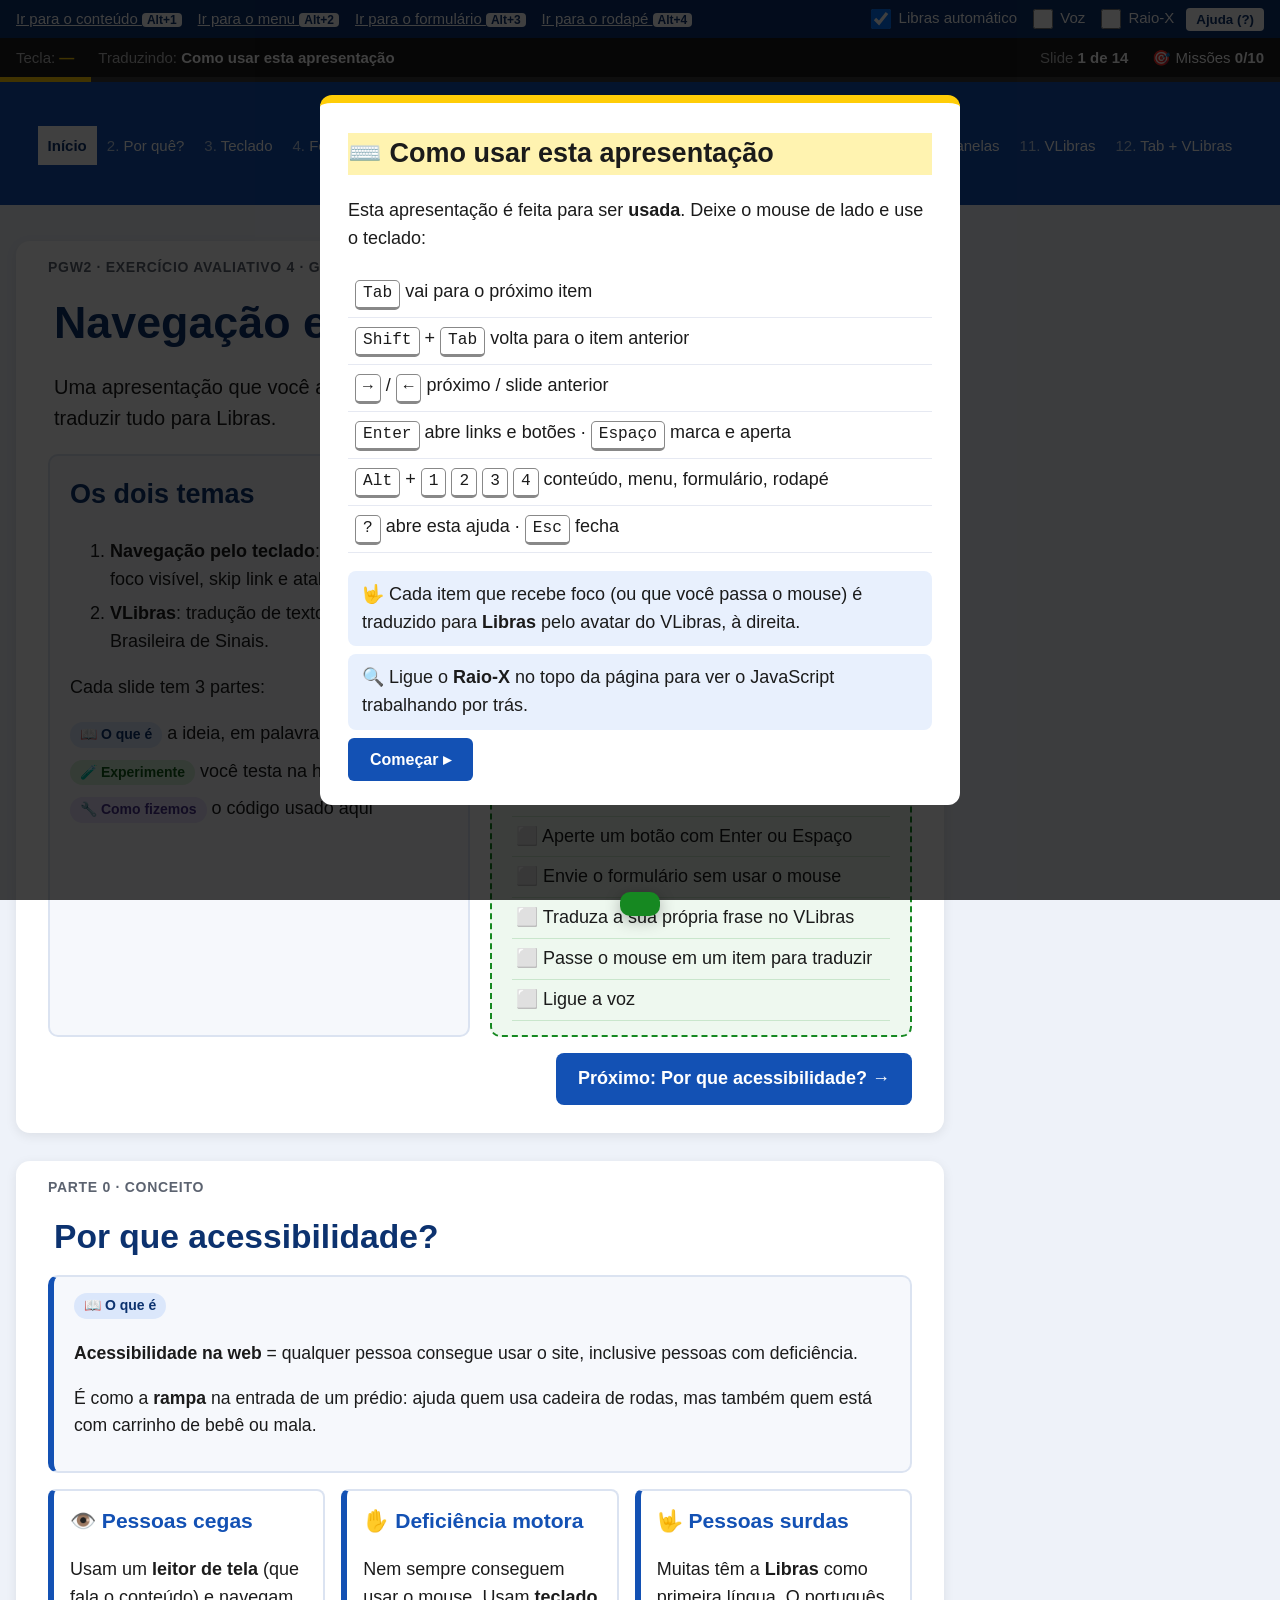
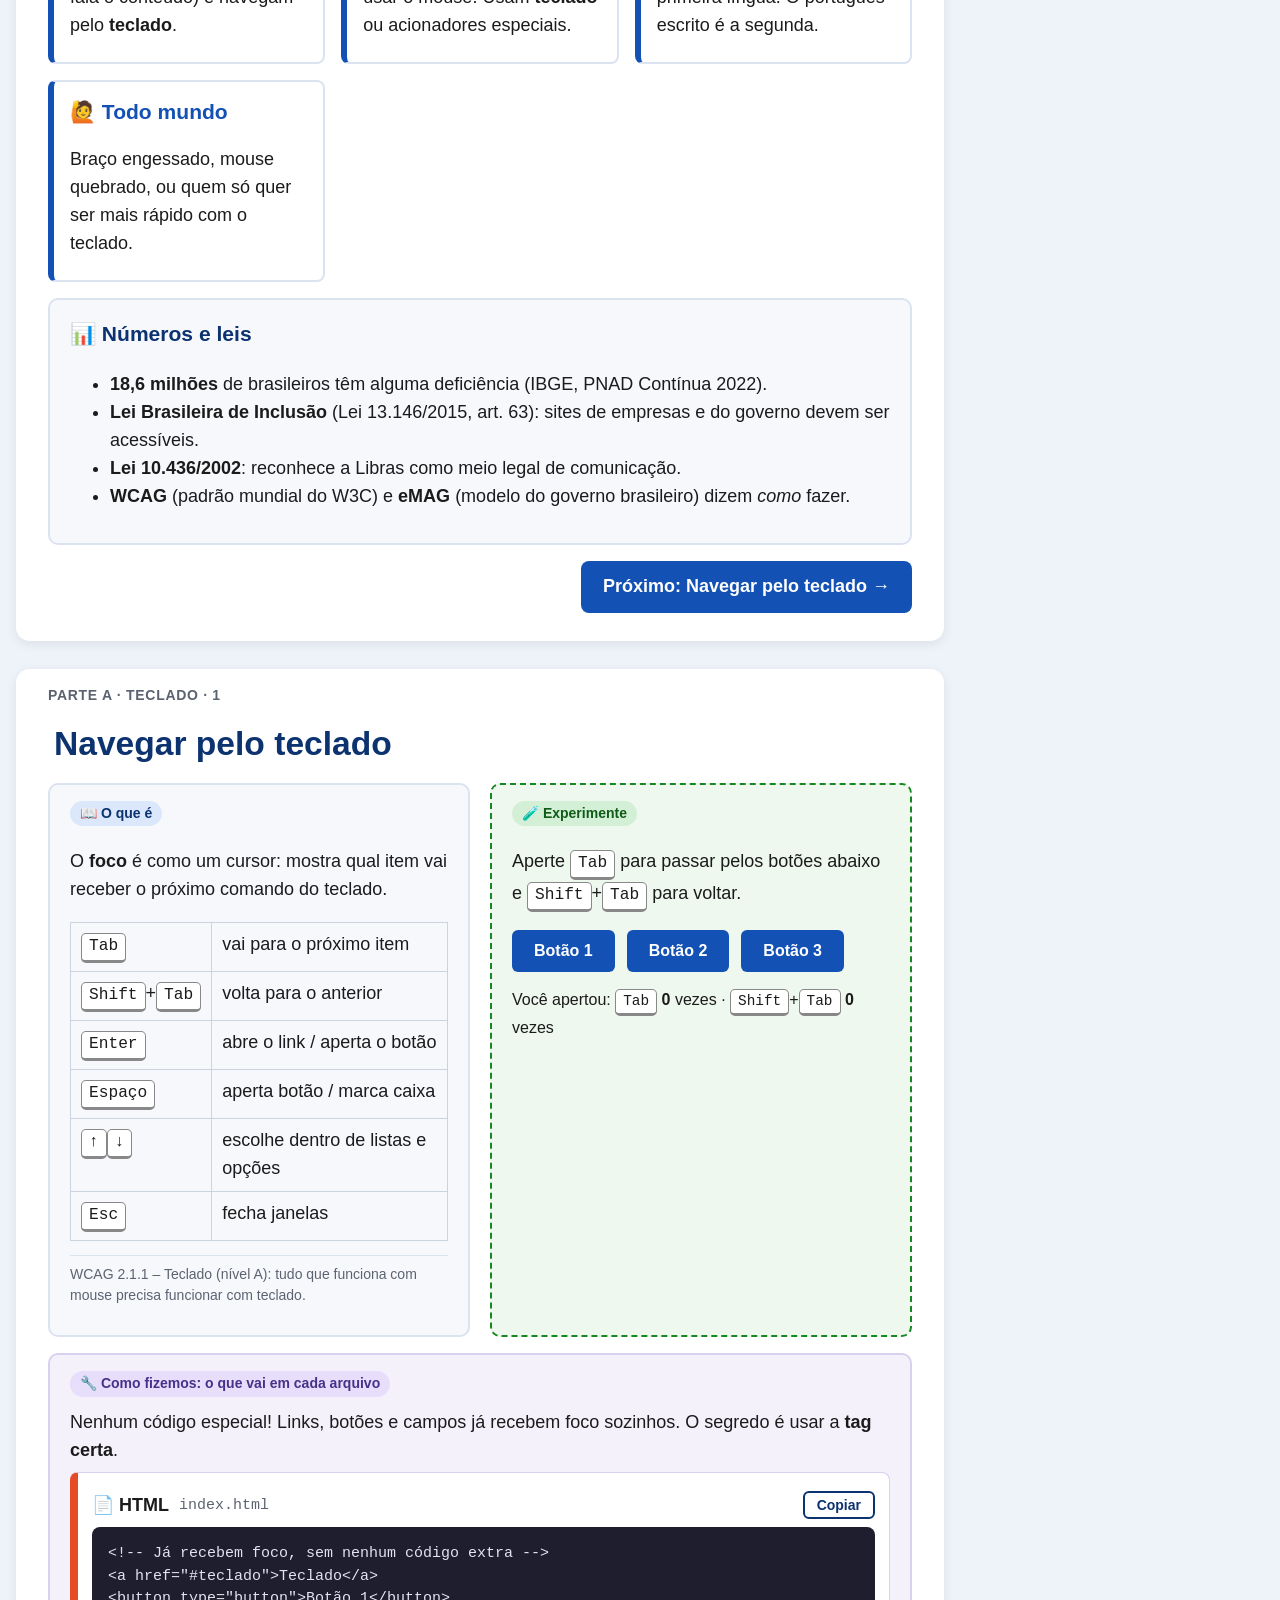
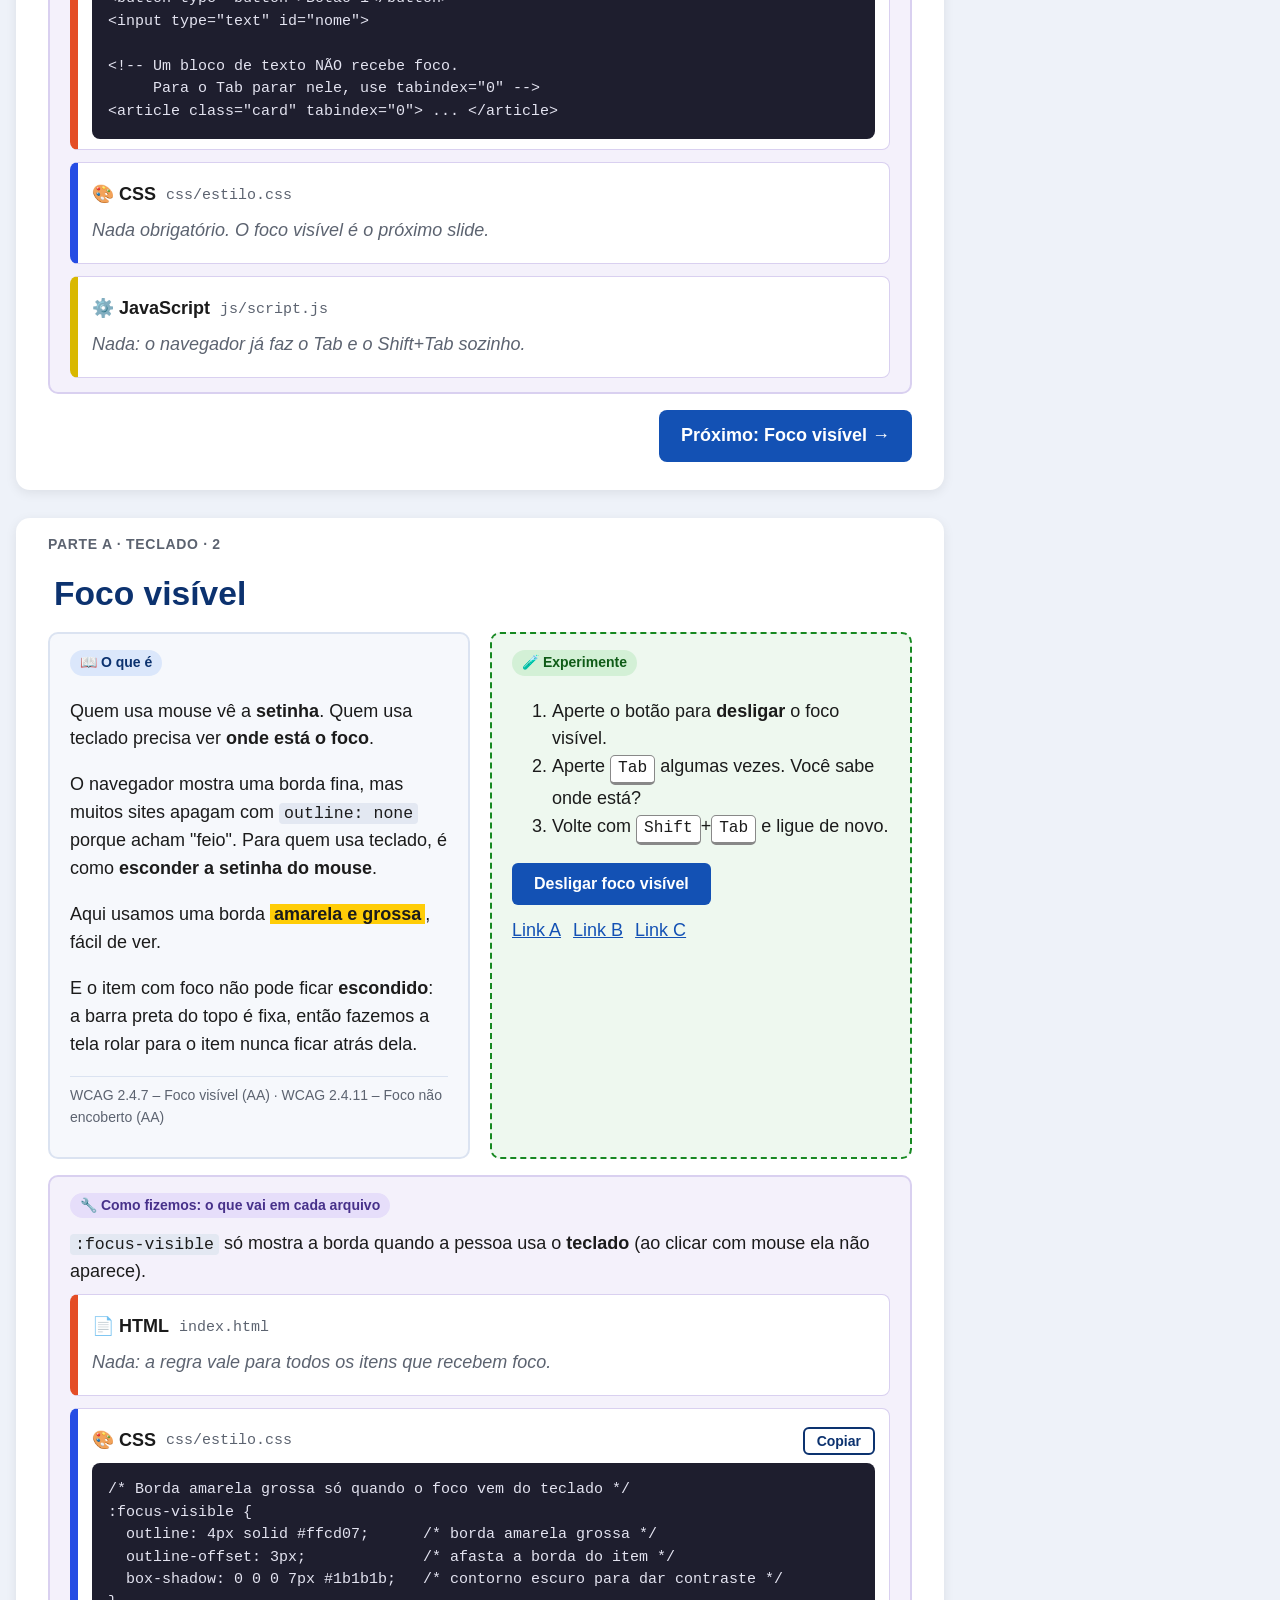
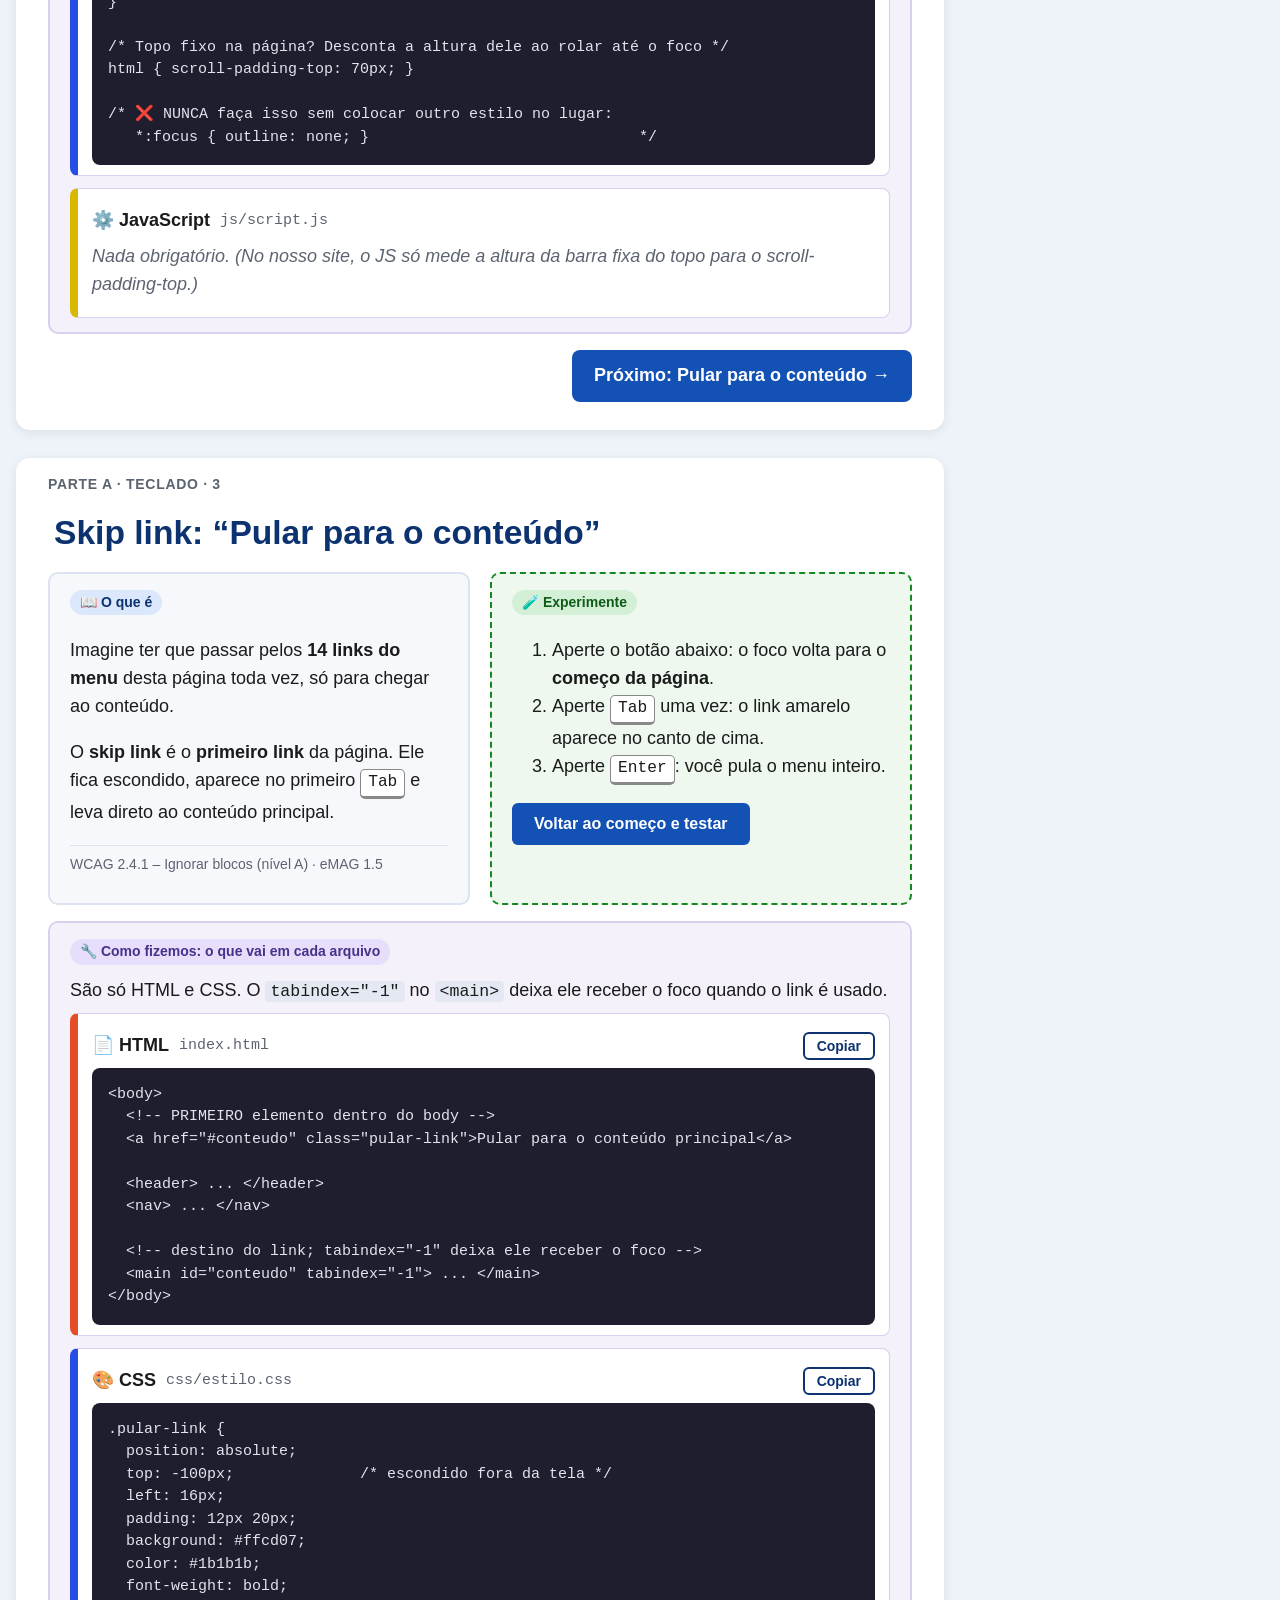
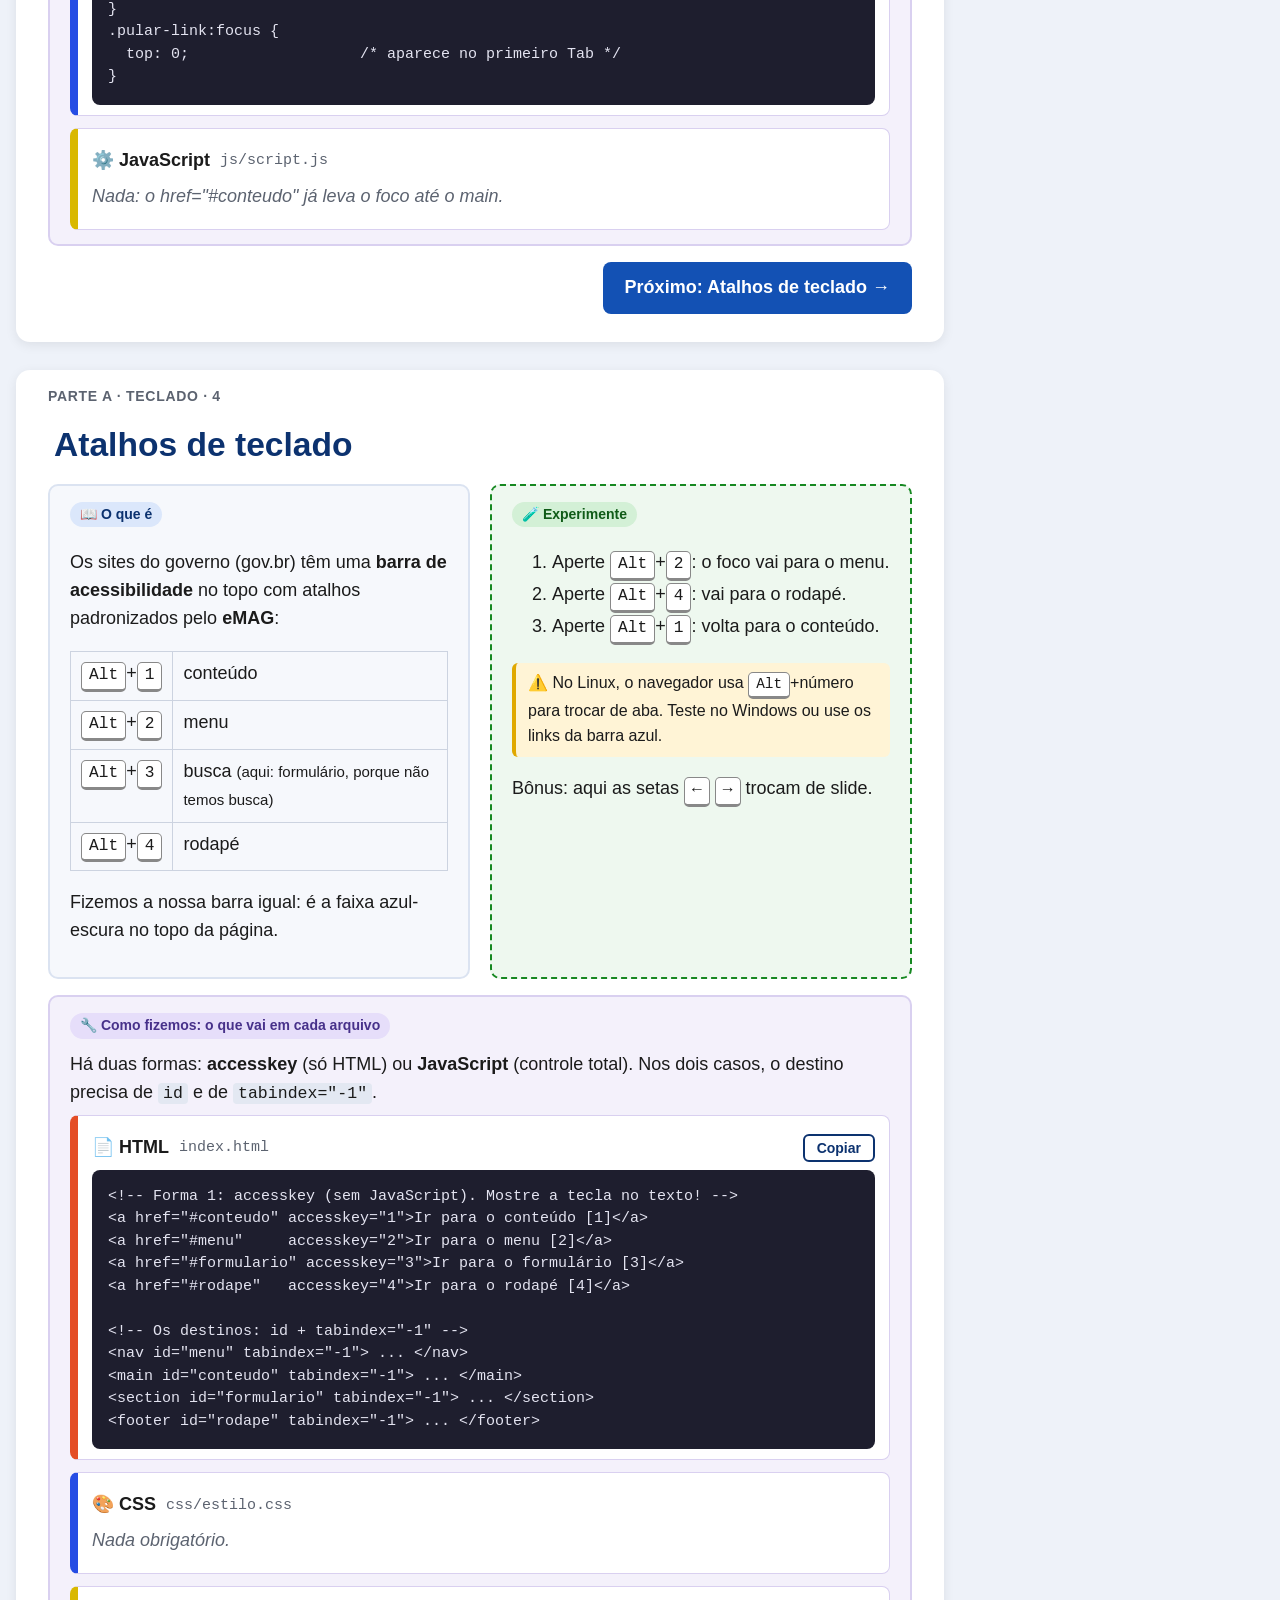
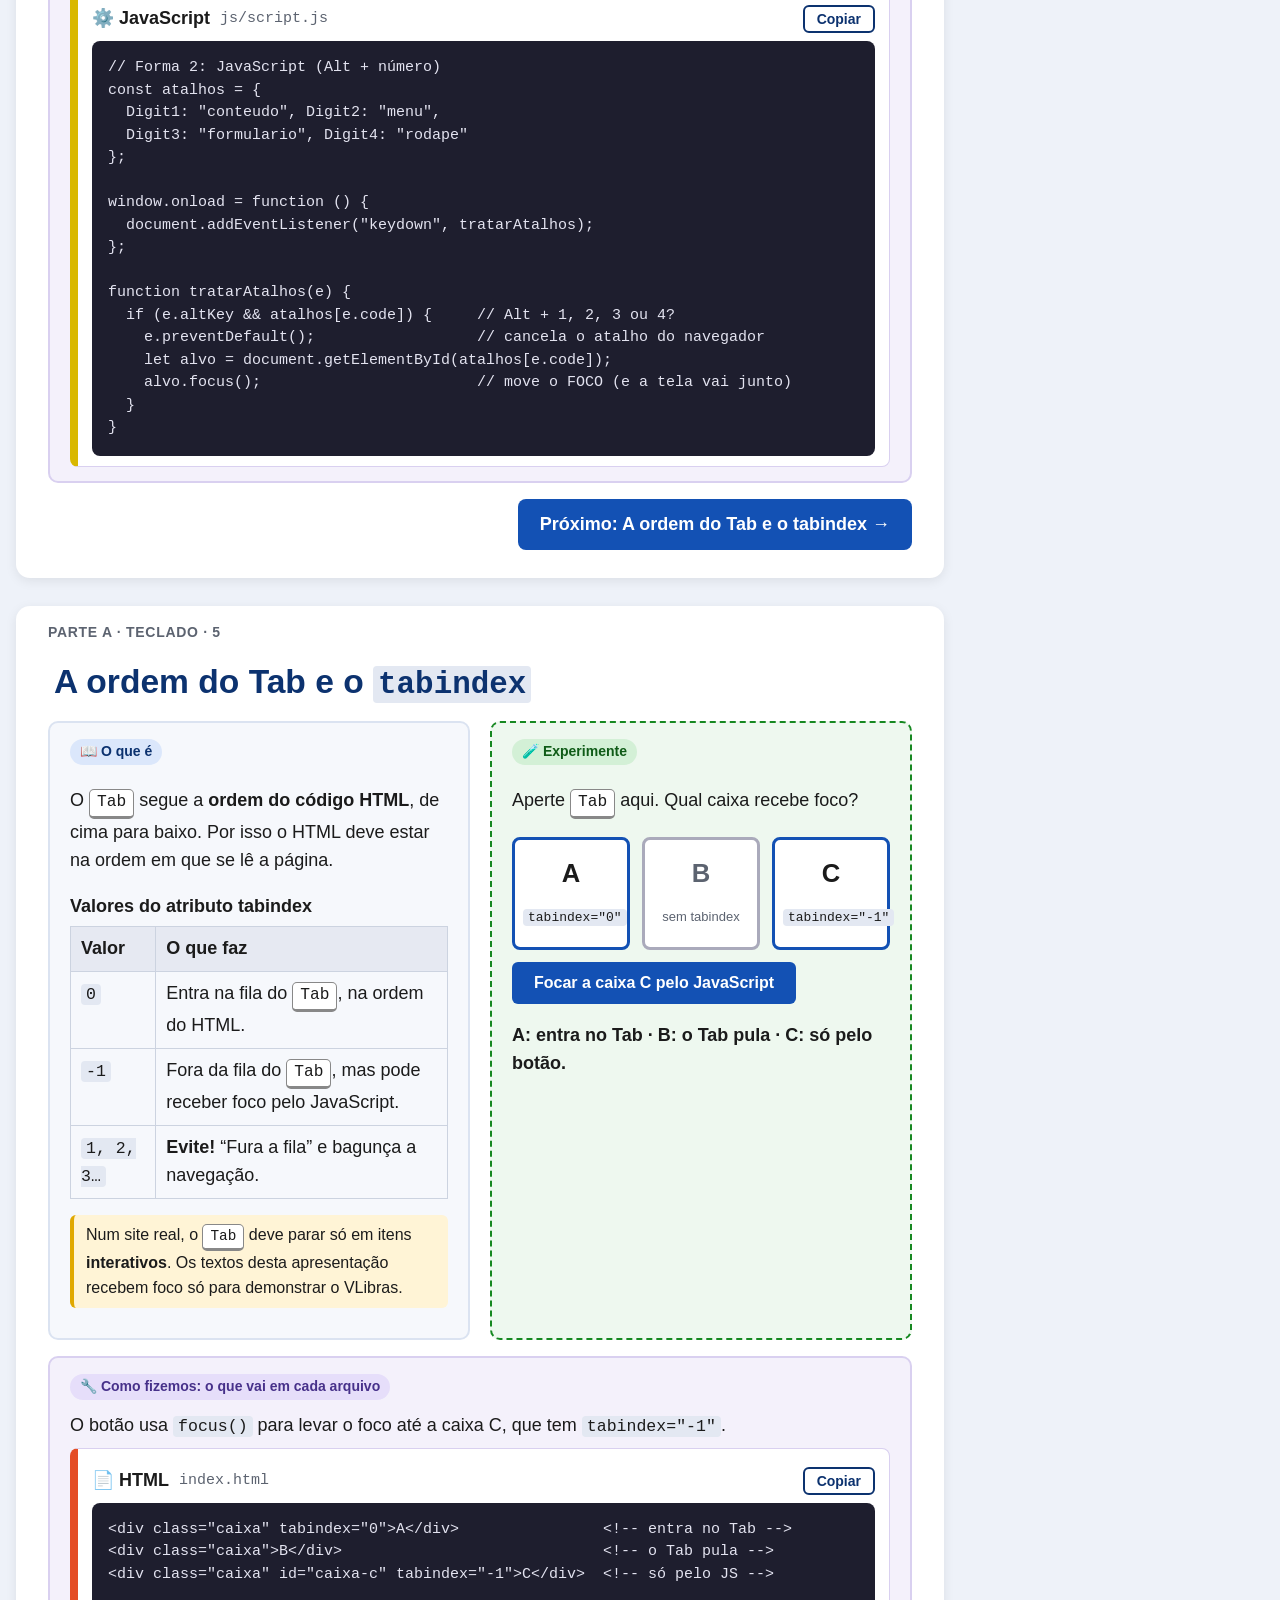
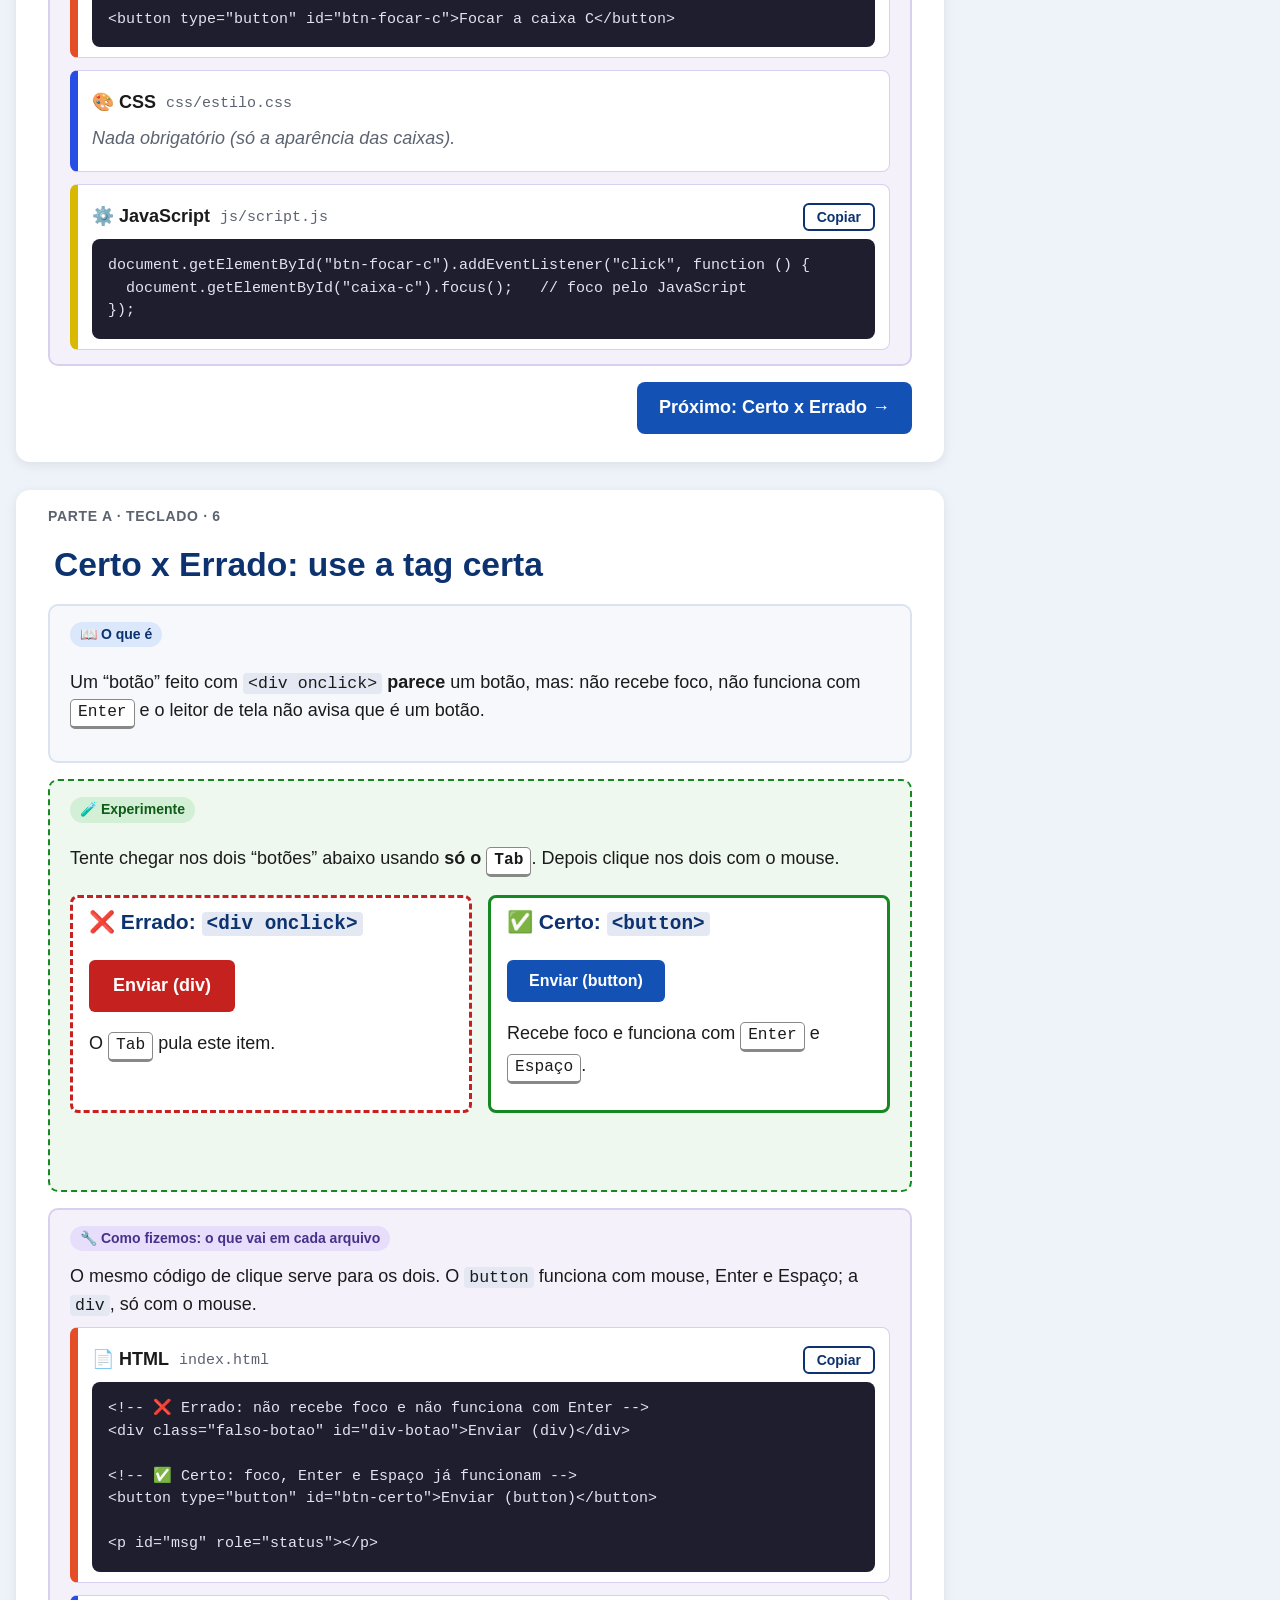
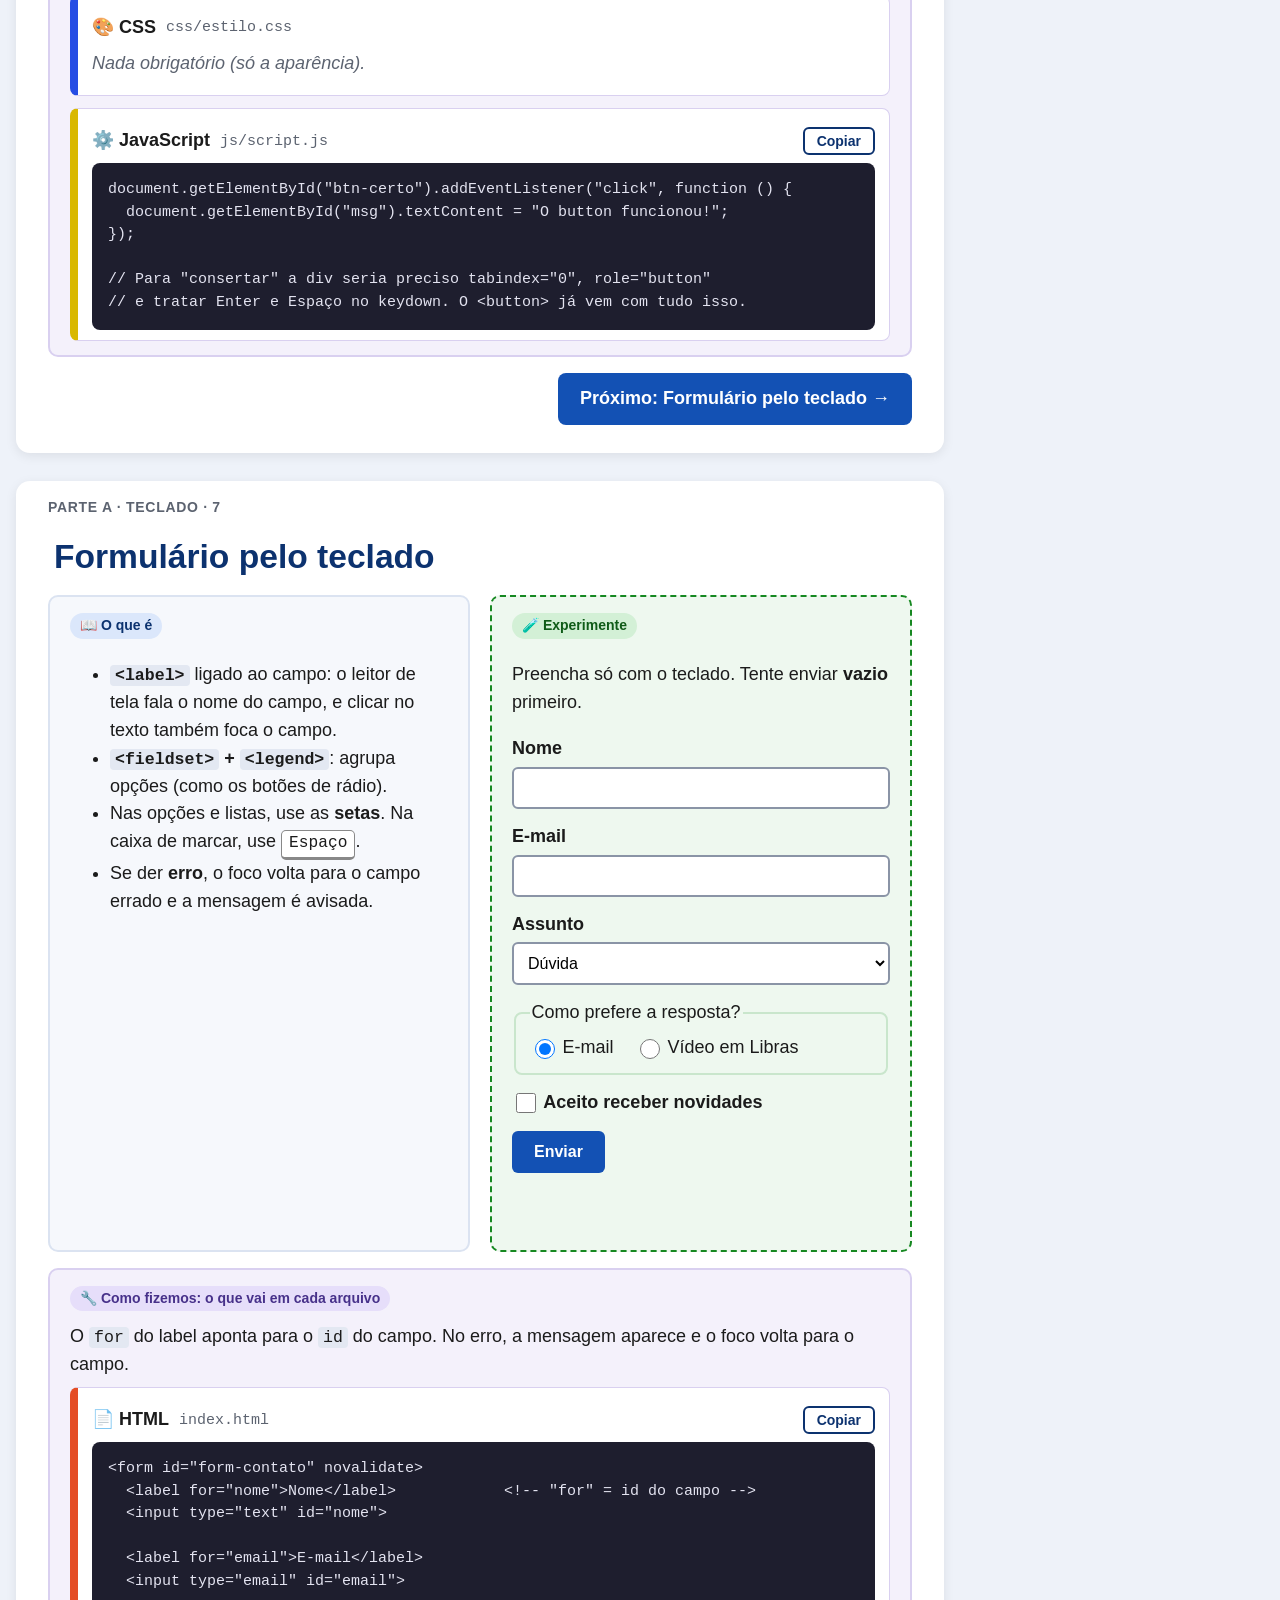
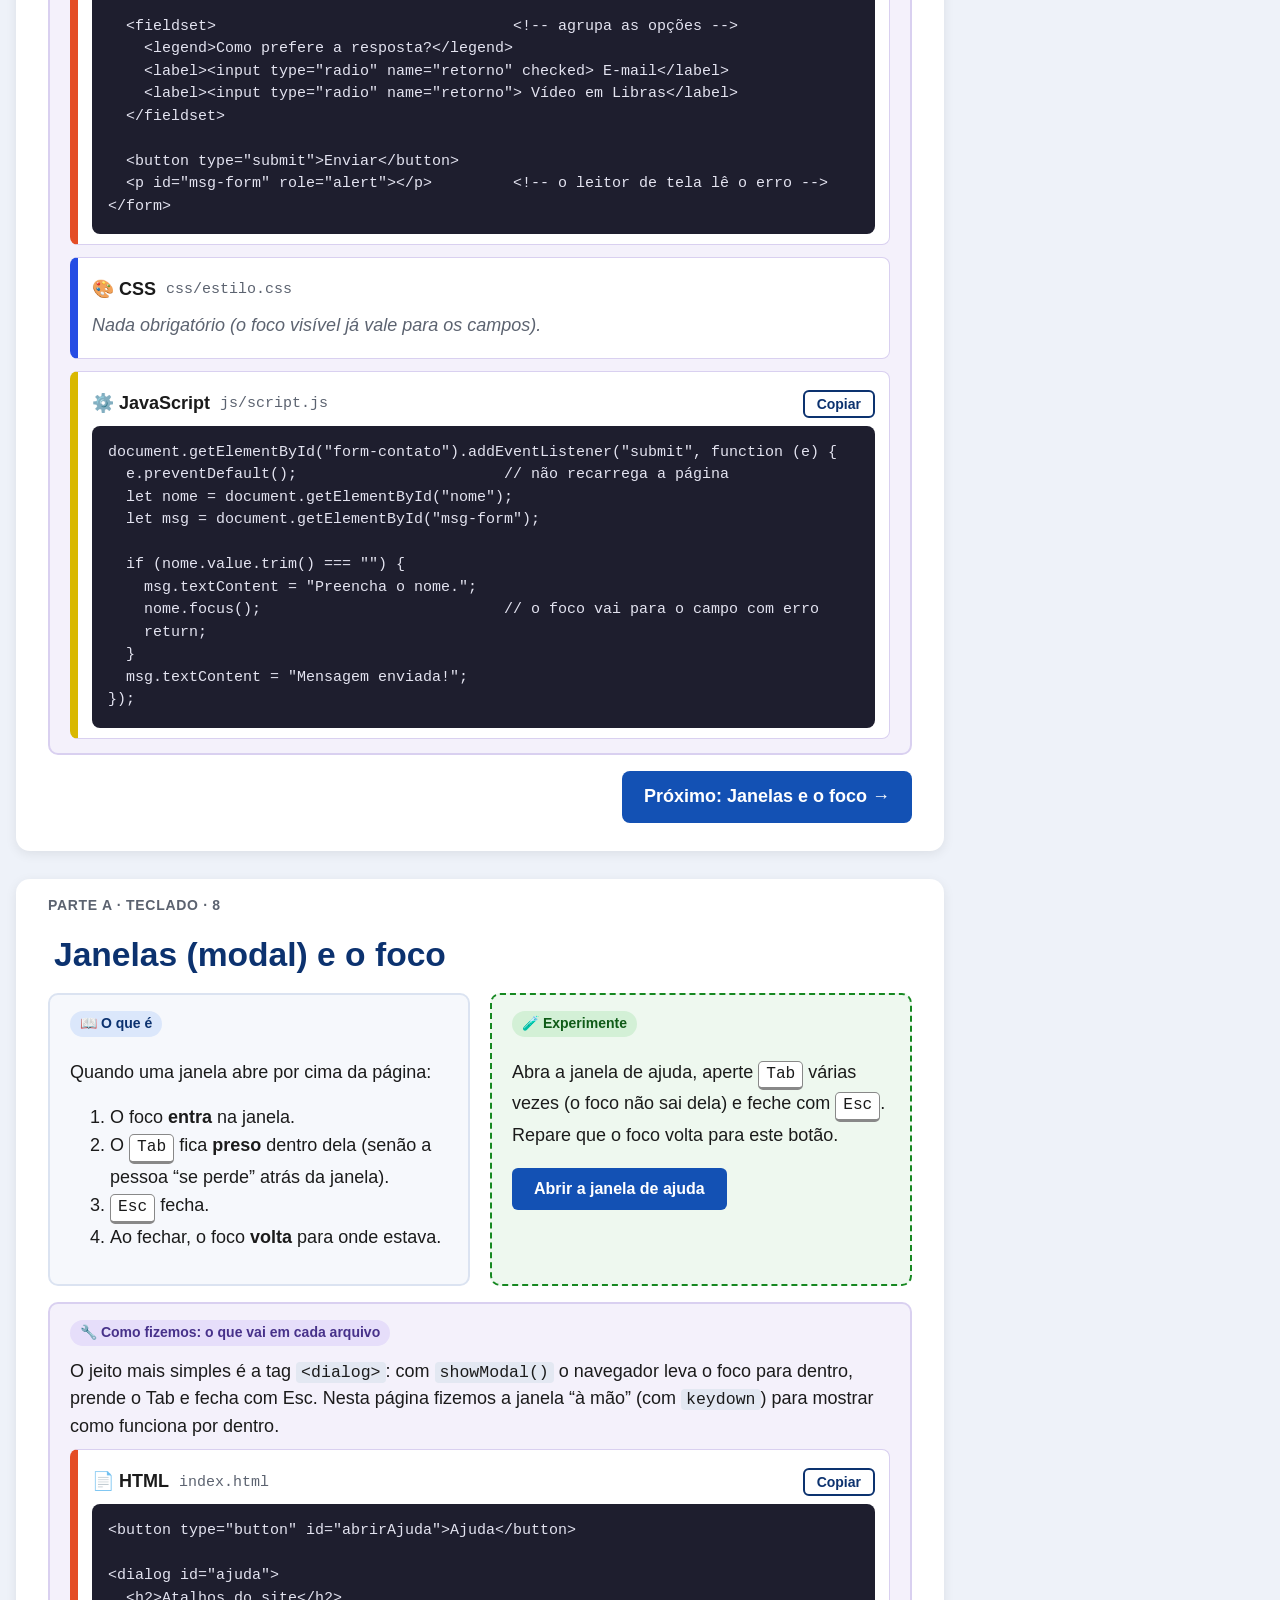
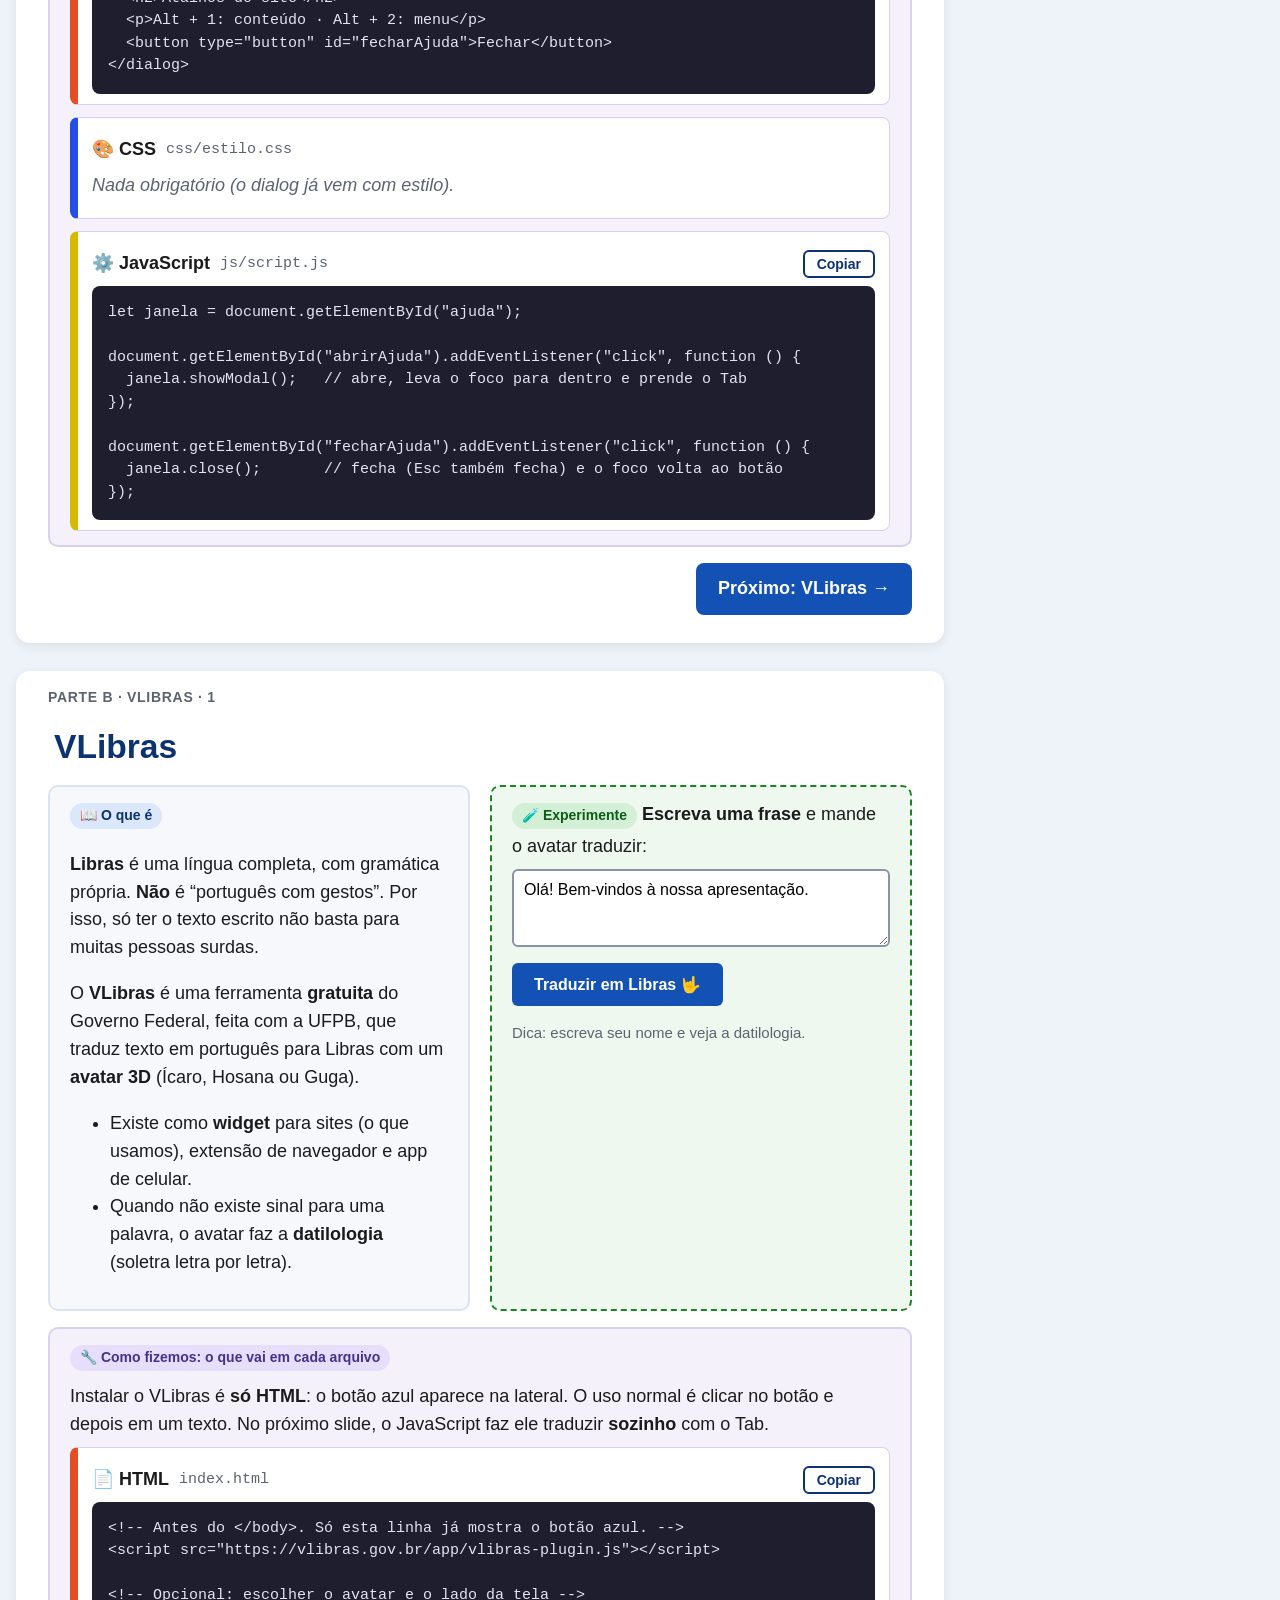
<file: index.html>
<!DOCTYPE html>
<html lang="pt-br">
<head>
  <meta charset="UTF-8">
  <meta name="viewport" content="width=device-width, initial-scale=1.0">
  <title>Navegação e Acessibilidade - Grupo 2</title>
  <link rel="stylesheet" href="css/estilo.css">
</head>
<body>

  <!-- ===================================================================
       SKIP LINK: é o PRIMEIRO elemento da página. Fica escondido (CSS) e
       aparece no primeiro Tab. Leva direto ao conteúdo principal.
       =================================================================== -->
  <a href="#conteudo" class="pular-link" data-libras="Pular para o conteúdo principal">Pular para o conteúdo principal</a>

  <!-- ===================================================================
       JANELA DE AJUDA (abre sozinha ao carregar a página)
       =================================================================== -->
  <div id="tutorial" class="tutorial" role="dialog" aria-modal="true" aria-labelledby="tutorial-titulo">
    <div class="tutorial-caixa">
      <h2 id="tutorial-titulo" tabindex="-1" data-libras="Como usar esta apresentação">⌨️ Como usar esta apresentação</h2>
      <p>Esta apresentação é feita para ser <strong>usada</strong>. Deixe o mouse de lado e use o teclado:</p>
      <ul class="teclas">
        <li data-libras="Tab: vai para o próximo item"><kbd>Tab</kbd> vai para o próximo item</li>
        <li data-libras="Shift mais Tab: volta para o item anterior"><kbd>Shift</kbd> + <kbd>Tab</kbd> volta para o item anterior</li>
        <li data-libras="Seta para direita e seta para esquerda: trocam de slide"><kbd>→</kbd> / <kbd>←</kbd> próximo / slide anterior</li>
        <li data-libras="Enter: abre o link ou aperta o botão. Espaço: marca e aperta."><kbd>Enter</kbd> abre links e botões · <kbd>Espaço</kbd> marca e aperta</li>
        <li data-libras="Alt mais 1: conteúdo. Alt mais 2: menu. Alt mais 3: formulário. Alt mais 4: rodapé."><kbd>Alt</kbd> + <kbd>1</kbd> <kbd>2</kbd> <kbd>3</kbd> <kbd>4</kbd> conteúdo, menu, formulário, rodapé</li>
        <li data-libras="Interrogação: abre esta ajuda. Esc: fecha."><kbd>?</kbd> abre esta ajuda · <kbd>Esc</kbd> fecha</li>
      </ul>
      <p class="dica">🤟 Cada item que recebe foco (ou que você passa o mouse) é traduzido para <strong>Libras</strong> pelo avatar do VLibras, à direita.</p>
      <p class="dica">🔍 Ligue o <strong>Raio-X</strong> no topo da página para ver o JavaScript trabalhando por trás.</p>
      <button type="button" id="btn-comecar" class="botao" data-libras="Começar a apresentação">Começar ▸</button>
    </div>
  </div>

  <!-- ===================================================================
       BARRA DE ACESSIBILIDADE (padrão eMAG / gov.br)
       =================================================================== -->
  <div class="barra-acessibilidade">
    <ul aria-label="Atalhos">
      <li><a href="#conteudo" data-libras="Ir para o conteúdo">Ir para o conteúdo <span>Alt+1</span></a></li>
      <li><a href="#menu" data-libras="Ir para o menu">Ir para o menu <span>Alt+2</span></a></li>
      <li><a href="#formulario" data-libras="Ir para o formulário">Ir para o formulário <span>Alt+3</span></a></li>
      <li><a href="#rodape" data-libras="Ir para o rodapé">Ir para o rodapé <span>Alt+4</span></a></li>
    </ul>
    <div class="opcoes">
      <label data-libras="Tradução automática em Libras"><input type="checkbox" id="opt-libras" checked> Libras automático</label>
      <label data-libras="Ler em voz alta"><input type="checkbox" id="opt-voz"> Voz</label>
      <label data-libras="Raio X: mostra o código funcionando"><input type="checkbox" id="opt-raiox"> Raio-X</label>
      <button type="button" id="btn-ajuda" class="botao-pequeno" data-libras="Abrir a ajuda">Ajuda (?)</button>
    </div>
  </div>

  <!-- Painel fixo: tecla apertada, texto traduzido, progresso e missões -->
  <div class="painel">
    <div class="painel-info">
      <div class="painel-tecla"><span class="rotulo">Tecla:</span> <strong id="painel-tecla">—</strong></div>
      <div class="painel-texto"><span class="rotulo">Traduzindo:</span> <strong id="painel-texto">—</strong></div>
      <div><span class="rotulo">Slide</span> <strong id="progresso-texto">1 de 14</strong></div>
      <div><a href="#missoes" class="link-missoes" data-libras="Missões cumpridas">🎯 Missões <strong id="missoes-contador">0/10</strong></a></div>
    </div>
    <div class="progresso" aria-hidden="true"><div id="progresso-barra"></div></div>
  </div>

  <header class="topo">
    <p class="topo-titulo">Grupo 2 · Navegação e Acessibilidade</p>
    <nav id="menu" aria-label="Sumário da apresentação" tabindex="-1" data-libras="Menu">
      <ol>
        <li><a href="#inicio" data-libras="Início">Início</a></li>
        <li><a href="#porque" data-libras="Por que acessibilidade">Por quê?</a></li>
        <li><a href="#teclado" data-libras="Navegar pelo teclado">Teclado</a></li>
        <li><a href="#foco" data-libras="Foco visível">Foco visível</a></li>
        <li><a href="#skip" data-libras="Pular para o conteúdo">Skip link</a></li>
        <li><a href="#atalhos" data-libras="Atalhos">Atalhos</a></li>
        <li><a href="#tabindex" data-libras="Ordem do Tab">tabindex</a></li>
        <li><a href="#comparacao" data-libras="Certo e errado">Certo x Errado</a></li>
        <li><a href="#formulario" data-libras="Formulário">Formulário</a></li>
        <li><a href="#armadilha" data-libras="Janelas">Janelas</a></li>
        <li><a href="#vlibras" data-libras="VLibras">VLibras</a></li>
        <li><a href="#integracao" data-libras="Tab e VLibras juntos">Tab + VLibras</a></li>
        <li><a href="#voz" data-libras="Voz">Voz</a></li>
        <li><a href="#resumo" data-libras="Resumo">Resumo</a></li>
      </ol>
    </nav>
  </header>

  <main id="conteudo" tabindex="-1" data-libras="Conteúdo principal">

    <!-- ============================ CAPA ============================ -->
    <section class="slide capa" id="inicio" tabindex="-1" data-libras="Navegação e acessibilidade">
      <p class="etapa">PGW2 · Exercício Avaliativo 4 · Grupo 2</p>
      <h1 tabindex="0" data-libras="Navegação e acessibilidade">Navegação e Acessibilidade</h1>
      <p class="subtitulo" tabindex="0" data-libras="Uma apresentação que você aprende usando. Navegue só com o teclado e veja o VLibras traduzir tudo para Libras.">
        Uma apresentação que você aprende <strong>usando</strong>: navegue só com o teclado e veja o VLibras traduzir tudo para Libras.
      </p>

      <div class="grade">
        <div class="bloco" tabindex="0" data-libras="Os dois temas: navegação pelo teclado e VLibras.">
          <h2>Os dois temas</h2>
          <ol class="lista-grande">
            <li><strong>Navegação pelo teclado</strong>: Tab, Shift+Tab, foco visível, skip link e atalhos.</li>
            <li><strong>VLibras</strong>: tradução de texto para a Língua Brasileira de Sinais.</li>
          </ol>
          <p>Cada slide tem 3 partes:</p>
          <ul class="legenda-partes">
            <li><span class="tag tag-explica">📖 O que é</span> a ideia, em palavras simples</li>
            <li><span class="tag tag-experimente">🧪 Experimente</span> você testa na hora</li>
            <li><span class="tag tag-codigo">🔧 Como fizemos</span> o código usado aqui</li>
          </ul>
        </div>

        <div class="experimente" id="missoes" tabindex="-1" data-libras="Missões">
          <h2>🎯 Suas missões</h2>
          <p>Elas se completam sozinhas enquanto você usa a apresentação:</p>
          <ul id="lista-missoes" class="lista-missoes"></ul>
        </div>
      </div>
      <a class="proximo" href="#porque" data-libras="Próximo: por que acessibilidade">Próximo: Por que acessibilidade? →</a>
    </section>

    <!-- ===================== 1. POR QUE ACESSIBILIDADE ===================== -->
    <section class="slide" id="porque" tabindex="-1" data-libras="Por que acessibilidade?">
      <p class="etapa">Parte 0 · Conceito</p>
      <h2 class="titulo-slide" tabindex="0" data-libras="Por que acessibilidade?">Por que acessibilidade?</h2>

      <div class="bloco destaque" tabindex="0" data-libras="Acessibilidade na web quer dizer que qualquer pessoa consegue usar o site, inclusive pessoas com deficiência. É como uma rampa na entrada do prédio.">
        <span class="tag tag-explica">📖 O que é</span>
        <p><strong>Acessibilidade na web</strong> = qualquer pessoa consegue usar o site, inclusive pessoas com deficiência.</p>
        <p>É como a <strong>rampa</strong> na entrada de um prédio: ajuda quem usa cadeira de rodas, mas também quem está com carrinho de bebê ou mala.</p>
      </div>

      <div class="cards">
        <article class="card" tabindex="0" data-libras="Pessoas cegas usam leitor de tela e teclado.">
          <h3>👁️ Pessoas cegas</h3>
          <p>Usam um <strong>leitor de tela</strong> (que fala o conteúdo) e navegam pelo <strong>teclado</strong>.</p>
        </article>
        <article class="card" tabindex="0" data-libras="Pessoas com deficiência motora usam teclado ou outros acionadores.">
          <h3>✋ Deficiência motora</h3>
          <p>Nem sempre conseguem usar o mouse. Usam <strong>teclado</strong> ou acionadores especiais.</p>
        </article>
        <article class="card" tabindex="0" data-libras="Pessoas surdas: muitas têm a Libras como primeira língua.">
          <h3>🤟 Pessoas surdas</h3>
          <p>Muitas têm a <strong>Libras</strong> como primeira língua. O português escrito é a segunda.</p>
        </article>
        <article class="card" tabindex="0" data-libras="Todo mundo: braço quebrado, mouse estragado, ou quem prefere o teclado.">
          <h3>🙋 Todo mundo</h3>
          <p>Braço engessado, mouse quebrado, ou quem só quer ser mais rápido com o teclado.</p>
        </article>
      </div>

      <div class="bloco" tabindex="0" data-libras="No Brasil, 18 milhões e 600 mil pessoas têm alguma deficiência. A lei obriga os sites a serem acessíveis.">
        <h3>📊 Números e leis</h3>
        <ul>
          <li><strong>18,6 milhões</strong> de brasileiros têm alguma deficiência (IBGE, PNAD Contínua 2022).</li>
          <li><strong>Lei Brasileira de Inclusão</strong> (Lei 13.146/2015, art. 63): sites de empresas e do governo devem ser acessíveis.</li>
          <li><strong>Lei 10.436/2002</strong>: reconhece a Libras como meio legal de comunicação.</li>
          <li><strong>WCAG</strong> (padrão mundial do W3C) e <strong>eMAG</strong> (modelo do governo brasileiro) dizem <em>como</em> fazer.</li>
        </ul>
      </div>
      <a class="proximo" href="#teclado" data-libras="Próximo: navegar pelo teclado">Próximo: Navegar pelo teclado →</a>
    </section>

    <!-- ===================== 2. TECLADO ===================== -->
    <section class="slide" id="teclado" tabindex="-1" data-libras="Navegar pelo teclado">
      <p class="etapa">Parte A · Teclado · 1</p>
      <h2 class="titulo-slide" tabindex="0" data-libras="Navegar pelo teclado">Navegar pelo teclado</h2>

      <div class="grade">
        <div class="bloco" tabindex="0" data-libras="O foco é como um cursor. Ele mostra qual item vai receber o próximo comando. Tab avança, Shift mais Tab volta, Enter ativa.">
          <span class="tag tag-explica">📖 O que é</span>
          <p>O <strong>foco</strong> é como um cursor: mostra qual item vai receber o próximo comando do teclado.</p>
          <table class="tabela-teclas">
            <tr><td><kbd>Tab</kbd></td><td>vai para o próximo item</td></tr>
            <tr><td><kbd>Shift</kbd>+<kbd>Tab</kbd></td><td>volta para o anterior</td></tr>
            <tr><td><kbd>Enter</kbd></td><td>abre o link / aperta o botão</td></tr>
            <tr><td><kbd>Espaço</kbd></td><td>aperta botão / marca caixa</td></tr>
            <tr><td><kbd>↑</kbd><kbd>↓</kbd></td><td>escolhe dentro de listas e opções</td></tr>
            <tr><td><kbd>Esc</kbd></td><td>fecha janelas</td></tr>
          </table>
          <p class="regra">WCAG 2.1.1 – Teclado (nível A): tudo que funciona com mouse precisa funcionar com teclado.</p>
        </div>

        <div class="experimente">
          <span class="tag tag-experimente">🧪 Experimente</span>
          <p>Aperte <kbd>Tab</kbd> para passar pelos botões abaixo e <kbd>Shift</kbd>+<kbd>Tab</kbd> para voltar.</p>
          <div class="linha-botoes">
            <button type="button" class="botao" data-libras="Botão um">Botão 1</button>
            <button type="button" class="botao" data-libras="Botão dois">Botão 2</button>
            <button type="button" class="botao" data-libras="Botão três">Botão 3</button>
          </div>
          <p class="contadores" aria-live="polite">
            Você apertou: <kbd>Tab</kbd> <strong id="cont-tab">0</strong> vezes ·
            <kbd>Shift</kbd>+<kbd>Tab</kbd> <strong id="cont-shift">0</strong> vezes
          </p>
        </div>
      </div>

      <div class="como-fizemos">
        <span class="tag tag-codigo">🔧 Como fizemos: o que vai em cada arquivo</span>
        <p>Nenhum código especial! Links, botões e campos já recebem foco sozinhos. O segredo é usar a <strong>tag certa</strong>.</p>
        <div class="arquivos">
          <div class="arquivo arq-html">
            <p class="arquivo-titulo">📄 HTML <span>index.html</span></p>
<pre tabindex="0" data-libras="Código HTML"><code>&lt;!-- Já recebem foco, sem nenhum código extra --&gt;
&lt;a href="#teclado"&gt;Teclado&lt;/a&gt;
&lt;button type="button"&gt;Botão 1&lt;/button&gt;
&lt;input type="text" id="nome"&gt;

&lt;!-- Um bloco de texto NÃO recebe foco.
     Para o Tab parar nele, use tabindex="0" --&gt;
&lt;article class="card" tabindex="0"&gt; ... &lt;/article&gt;</code></pre>
          </div>
          <div class="arquivo arq-css">
            <p class="arquivo-titulo">🎨 CSS <span>css/estilo.css</span></p>
            <p class="arquivo-nada">Nada obrigatório. O foco visível é o próximo slide.</p>
          </div>
          <div class="arquivo arq-js">
            <p class="arquivo-titulo">⚙️ JavaScript <span>js/script.js</span></p>
            <p class="arquivo-nada">Nada: o navegador já faz o Tab e o Shift+Tab sozinho.</p>
          </div>
        </div>
      </div>
      <a class="proximo" href="#foco" data-libras="Próximo: foco visível">Próximo: Foco visível →</a>
    </section>

    <!-- ===================== 3. FOCO VISÍVEL ===================== -->
    <section class="slide" id="foco" tabindex="-1" data-libras="Foco visível">
      <p class="etapa">Parte A · Teclado · 2</p>
      <h2 class="titulo-slide" tabindex="0" data-libras="Foco visível">Foco visível</h2>

      <div class="grade">
        <div class="bloco" tabindex="0" data-libras="Quem usa mouse vê a setinha. Quem usa teclado precisa ver o foco. Nunca apague a borda de foco.">
          <span class="tag tag-explica">📖 O que é</span>
          <p>Quem usa mouse vê a <strong>setinha</strong>. Quem usa teclado precisa ver <strong>onde está o foco</strong>.</p>
          <p>O navegador mostra uma borda fina, mas muitos sites apagam com <code>outline: none</code> porque acham "feio". Para quem usa teclado, é como <strong>esconder a setinha do mouse</strong>.</p>
          <p>Aqui usamos uma borda <strong style="background:#ffcd07;padding:0 4px">amarela e grossa</strong>, fácil de ver.</p>
          <p>E o item com foco não pode ficar <strong>escondido</strong>: a barra preta do topo é fixa, então fazemos a tela rolar para o item nunca ficar atrás dela.</p>
          <p class="regra">WCAG 2.4.7 – Foco visível (AA) · WCAG 2.4.11 – Foco não encoberto (AA)</p>
        </div>

        <div class="experimente">
          <span class="tag tag-experimente">🧪 Experimente</span>
          <ol>
            <li>Aperte o botão para <strong>desligar</strong> o foco visível.</li>
            <li>Aperte <kbd>Tab</kbd> algumas vezes. Você sabe onde está?</li>
            <li>Volte com <kbd>Shift</kbd>+<kbd>Tab</kbd> e ligue de novo.</li>
          </ol>
          <button type="button" id="btn-foco" class="botao" aria-pressed="false" data-libras="Desligar ou ligar o foco visível">Desligar foco visível</button>
          <div class="linha-botoes">
            <a href="#foco" data-libras="Link A">Link A</a>
            <a href="#foco" data-libras="Link B">Link B</a>
            <a href="#foco" data-libras="Link C">Link C</a>
          </div>
          <p id="msg-foco" class="mensagem" role="status"></p>
        </div>
      </div>

      <div class="como-fizemos">
        <span class="tag tag-codigo">🔧 Como fizemos: o que vai em cada arquivo</span>
        <p><code>:focus-visible</code> só mostra a borda quando a pessoa usa o <strong>teclado</strong> (ao clicar com mouse ela não aparece).</p>
        <div class="arquivos">
          <div class="arquivo arq-html">
            <p class="arquivo-titulo">📄 HTML <span>index.html</span></p>
            <p class="arquivo-nada">Nada: a regra vale para todos os itens que recebem foco.</p>
          </div>
          <div class="arquivo arq-css">
            <p class="arquivo-titulo">🎨 CSS <span>css/estilo.css</span></p>
<pre tabindex="0" data-libras="Código CSS"><code>/* Borda amarela grossa só quando o foco vem do teclado */
:focus-visible {
  outline: 4px solid #ffcd07;      /* borda amarela grossa */
  outline-offset: 3px;             /* afasta a borda do item */
  box-shadow: 0 0 0 7px #1b1b1b;   /* contorno escuro para dar contraste */
}

/* Topo fixo na página? Desconta a altura dele ao rolar até o foco */
html { scroll-padding-top: 70px; }

/* ❌ NUNCA faça isso sem colocar outro estilo no lugar:
   *:focus { outline: none; }                              */</code></pre>
          </div>
          <div class="arquivo arq-js">
            <p class="arquivo-titulo">⚙️ JavaScript <span>js/script.js</span></p>
            <p class="arquivo-nada">Nada obrigatório. (No nosso site, o JS só mede a altura da barra fixa do topo para o scroll-padding-top.)</p>
          </div>
        </div>
      </div>
      <a class="proximo" href="#skip" data-libras="Próximo: pular para o conteúdo">Próximo: Pular para o conteúdo →</a>
    </section>

    <!-- ===================== 4. SKIP LINK ===================== -->
    <section class="slide" id="skip" tabindex="-1" data-libras="Pular para o conteúdo">
      <p class="etapa">Parte A · Teclado · 3</p>
      <h2 class="titulo-slide" tabindex="0" data-libras="Link para pular ao conteúdo">Skip link: “Pular para o conteúdo”</h2>

      <div class="grade">
        <div class="bloco" tabindex="0" data-libras="Imagine passar por todo o menu em cada página. O skip link é o primeiro link. Ele fica escondido, aparece no primeiro Tab e pula o menu.">
          <span class="tag tag-explica">📖 O que é</span>
          <p>Imagine ter que passar pelos <strong>14 links do menu</strong> desta página toda vez, só para chegar ao conteúdo.</p>
          <p>O <strong>skip link</strong> é o <strong>primeiro link</strong> da página. Ele fica escondido, aparece no primeiro <kbd>Tab</kbd> e leva direto ao conteúdo principal.</p>
          <p class="regra">WCAG 2.4.1 – Ignorar blocos (nível A) · eMAG 1.5</p>
        </div>

        <div class="experimente">
          <span class="tag tag-experimente">🧪 Experimente</span>
          <ol>
            <li>Aperte o botão abaixo: o foco volta para o <strong>começo da página</strong>.</li>
            <li>Aperte <kbd>Tab</kbd> uma vez: o link amarelo aparece no canto de cima.</li>
            <li>Aperte <kbd>Enter</kbd>: você pula o menu inteiro.</li>
          </ol>
          <button type="button" id="btn-testar-skip" class="botao" data-libras="Voltar ao começo da página para testar">Voltar ao começo e testar</button>
        </div>
      </div>

      <div class="como-fizemos">
        <span class="tag tag-codigo">🔧 Como fizemos: o que vai em cada arquivo</span>
        <p>São só HTML e CSS. O <code>tabindex="-1"</code> no <code>&lt;main&gt;</code> deixa ele receber o foco quando o link é usado.</p>
        <div class="arquivos">
          <div class="arquivo arq-html">
            <p class="arquivo-titulo">📄 HTML <span>index.html</span></p>
<pre tabindex="0" data-libras="Código HTML"><code>&lt;body&gt;
  &lt;!-- PRIMEIRO elemento dentro do body --&gt;
  &lt;a href="#conteudo" class="pular-link"&gt;Pular para o conteúdo principal&lt;/a&gt;

  &lt;header&gt; ... &lt;/header&gt;
  &lt;nav&gt; ... &lt;/nav&gt;

  &lt;!-- destino do link; tabindex="-1" deixa ele receber o foco --&gt;
  &lt;main id="conteudo" tabindex="-1"&gt; ... &lt;/main&gt;
&lt;/body&gt;</code></pre>
          </div>
          <div class="arquivo arq-css">
            <p class="arquivo-titulo">🎨 CSS <span>css/estilo.css</span></p>
<pre tabindex="0" data-libras="Código CSS"><code>.pular-link {
  position: absolute;
  top: -100px;              /* escondido fora da tela */
  left: 16px;
  padding: 12px 20px;
  background: #ffcd07;
  color: #1b1b1b;
  font-weight: bold;
}
.pular-link:focus {
  top: 0;                   /* aparece no primeiro Tab */
}</code></pre>
          </div>
          <div class="arquivo arq-js">
            <p class="arquivo-titulo">⚙️ JavaScript <span>js/script.js</span></p>
            <p class="arquivo-nada">Nada: o href="#conteudo" já leva o foco até o main.</p>
          </div>
        </div>
      </div>
      <a class="proximo" href="#atalhos" data-libras="Próximo: atalhos">Próximo: Atalhos de teclado →</a>
    </section>

    <!-- ===================== 5. ATALHOS ===================== -->
    <section class="slide" id="atalhos" tabindex="-1" data-libras="Atalhos de teclado">
      <p class="etapa">Parte A · Teclado · 4</p>
      <h2 class="titulo-slide" tabindex="0" data-libras="Atalhos de teclado">Atalhos de teclado</h2>

      <div class="grade">
        <div class="bloco" tabindex="0" data-libras="Os sites do governo têm uma barra no topo com atalhos. Alt mais 1 vai para o conteúdo, Alt mais 2 vai para o menu, Alt mais 3 vai para a busca, Alt mais 4 vai para o rodapé.">
          <span class="tag tag-explica">📖 O que é</span>
          <p>Os sites do governo (gov.br) têm uma <strong>barra de acessibilidade</strong> no topo com atalhos padronizados pelo <strong>eMAG</strong>:</p>
          <table class="tabela-teclas">
            <tr><td><kbd>Alt</kbd>+<kbd>1</kbd></td><td>conteúdo</td></tr>
            <tr><td><kbd>Alt</kbd>+<kbd>2</kbd></td><td>menu</td></tr>
            <tr><td><kbd>Alt</kbd>+<kbd>3</kbd></td><td>busca <small>(aqui: formulário, porque não temos busca)</small></td></tr>
            <tr><td><kbd>Alt</kbd>+<kbd>4</kbd></td><td>rodapé</td></tr>
          </table>
          <p>Fizemos a nossa barra igual: é a faixa azul-escura no topo da página.</p>
        </div>

        <div class="experimente">
          <span class="tag tag-experimente">🧪 Experimente</span>
          <ol>
            <li>Aperte <kbd>Alt</kbd>+<kbd>2</kbd>: o foco vai para o menu.</li>
            <li>Aperte <kbd>Alt</kbd>+<kbd>4</kbd>: vai para o rodapé.</li>
            <li>Aperte <kbd>Alt</kbd>+<kbd>1</kbd>: volta para o conteúdo.</li>
          </ol>
          <p class="aviso">⚠️ No Linux, o navegador usa <kbd>Alt</kbd>+número para trocar de aba. Teste no Windows ou use os links da barra azul.</p>
          <p>Bônus: aqui as setas <kbd>←</kbd> <kbd>→</kbd> trocam de slide.</p>
        </div>
      </div>

      <div class="como-fizemos">
        <span class="tag tag-codigo">🔧 Como fizemos: o que vai em cada arquivo</span>
        <p>Há duas formas: <strong>accesskey</strong> (só HTML) ou <strong>JavaScript</strong> (controle total). Nos dois casos, o destino precisa de <code>id</code> e de <code>tabindex="-1"</code>.</p>
        <div class="arquivos">
          <div class="arquivo arq-html">
            <p class="arquivo-titulo">📄 HTML <span>index.html</span></p>
<pre tabindex="0" data-libras="Código HTML"><code>&lt;!-- Forma 1: accesskey (sem JavaScript). Mostre a tecla no texto! --&gt;
&lt;a href="#conteudo" accesskey="1"&gt;Ir para o conteúdo [1]&lt;/a&gt;
&lt;a href="#menu"     accesskey="2"&gt;Ir para o menu [2]&lt;/a&gt;
&lt;a href="#formulario" accesskey="3"&gt;Ir para o formulário [3]&lt;/a&gt;
&lt;a href="#rodape"   accesskey="4"&gt;Ir para o rodapé [4]&lt;/a&gt;

&lt;!-- Os destinos: id + tabindex="-1" --&gt;
&lt;nav id="menu" tabindex="-1"&gt; ... &lt;/nav&gt;
&lt;main id="conteudo" tabindex="-1"&gt; ... &lt;/main&gt;
&lt;section id="formulario" tabindex="-1"&gt; ... &lt;/section&gt;
&lt;footer id="rodape" tabindex="-1"&gt; ... &lt;/footer&gt;</code></pre>
          </div>
          <div class="arquivo arq-css">
            <p class="arquivo-titulo">🎨 CSS <span>css/estilo.css</span></p>
            <p class="arquivo-nada">Nada obrigatório.</p>
          </div>
          <div class="arquivo arq-js">
            <p class="arquivo-titulo">⚙️ JavaScript <span>js/script.js</span></p>
<pre tabindex="0" data-libras="Código JavaScript"><code>// Forma 2: JavaScript (Alt + número)
const atalhos = {
  Digit1: "conteudo", Digit2: "menu",
  Digit3: "formulario", Digit4: "rodape"
};

window.onload = function () {
  document.addEventListener("keydown", tratarAtalhos);
};

function tratarAtalhos(e) {
  if (e.altKey &amp;&amp; atalhos[e.code]) {     // Alt + 1, 2, 3 ou 4?
    e.preventDefault();                  // cancela o atalho do navegador
    let alvo = document.getElementById(atalhos[e.code]);
    alvo.focus();                        // move o FOCO (e a tela vai junto)
  }
}</code></pre>
          </div>
        </div>
      </div>
      <a class="proximo" href="#tabindex" data-libras="Próximo: ordem do Tab">Próximo: A ordem do Tab e o tabindex →</a>
    </section>

    <!-- ===================== 6. TABINDEX ===================== -->
    <section class="slide" id="tabindex" tabindex="-1" data-libras="A ordem do Tab e o tabindex">
      <p class="etapa">Parte A · Teclado · 5</p>
      <h2 class="titulo-slide" tabindex="0" data-libras="A ordem do Tab e o tabindex">A ordem do Tab e o <code>tabindex</code></h2>

      <div class="grade">
        <div class="bloco" tabindex="0" data-libras="O Tab segue a ordem do código HTML. O atributo tabindex muda quem recebe foco. Zero: entra no Tab. Menos um: só pelo JavaScript. Maior que zero: não use.">
          <span class="tag tag-explica">📖 O que é</span>
          <p>O <kbd>Tab</kbd> segue a <strong>ordem do código HTML</strong>, de cima para baixo. Por isso o HTML deve estar na ordem em que se lê a página.</p>
          <table>
            <caption>Valores do atributo tabindex</caption>
            <thead><tr><th scope="col">Valor</th><th scope="col">O que faz</th></tr></thead>
            <tbody>
              <tr><td><code>0</code></td><td>Entra na fila do <kbd>Tab</kbd>, na ordem do HTML.</td></tr>
              <tr><td><code>-1</code></td><td>Fora da fila do <kbd>Tab</kbd>, mas pode receber foco pelo JavaScript.</td></tr>
              <tr><td><code>1, 2, 3…</code></td><td><strong>Evite!</strong> “Fura a fila” e bagunça a navegação.</td></tr>
            </tbody>
          </table>
          <p class="aviso">Num site real, o <kbd>Tab</kbd> deve parar só em itens <strong>interativos</strong>. Os textos desta apresentação recebem foco só para demonstrar o VLibras.</p>
        </div>

        <div class="experimente">
          <span class="tag tag-experimente">🧪 Experimente</span>
          <p>Aperte <kbd>Tab</kbd> aqui. Qual caixa recebe foco?</p>
          <div class="caixas">
            <div class="caixa" tabindex="0" data-libras="Caixa A. Tabindex zero. Recebe foco pelo Tab.">A<br><code>tabindex="0"</code></div>
            <div class="caixa caixa-cinza">B<br><small>sem tabindex</small></div>
            <div class="caixa" id="caixa-c" tabindex="-1" data-libras="Caixa C. Tabindex menos um. Recebeu foco pelo JavaScript.">C<br><code>tabindex="-1"</code></div>
          </div>
          <button type="button" id="btn-focar-c" class="botao" data-libras="Focar a caixa C pelo JavaScript">Focar a caixa C pelo JavaScript</button>
          <p class="mensagem">A: entra no Tab · B: o Tab pula · C: só pelo botão.</p>
        </div>
      </div>

      <div class="como-fizemos">
        <span class="tag tag-codigo">🔧 Como fizemos: o que vai em cada arquivo</span>
        <p>O botão usa <code>focus()</code> para levar o foco até a caixa C, que tem <code>tabindex="-1"</code>.</p>
        <div class="arquivos">
          <div class="arquivo arq-html">
            <p class="arquivo-titulo">📄 HTML <span>index.html</span></p>
<pre tabindex="0" data-libras="Código HTML"><code>&lt;div class="caixa" tabindex="0"&gt;A&lt;/div&gt;                &lt;!-- entra no Tab --&gt;
&lt;div class="caixa"&gt;B&lt;/div&gt;                             &lt;!-- o Tab pula --&gt;
&lt;div class="caixa" id="caixa-c" tabindex="-1"&gt;C&lt;/div&gt;  &lt;!-- só pelo JS --&gt;

&lt;button type="button" id="btn-focar-c"&gt;Focar a caixa C&lt;/button&gt;</code></pre>
          </div>
          <div class="arquivo arq-css">
            <p class="arquivo-titulo">🎨 CSS <span>css/estilo.css</span></p>
            <p class="arquivo-nada">Nada obrigatório (só a aparência das caixas).</p>
          </div>
          <div class="arquivo arq-js">
            <p class="arquivo-titulo">⚙️ JavaScript <span>js/script.js</span></p>
<pre tabindex="0" data-libras="Código JavaScript"><code>document.getElementById("btn-focar-c").addEventListener("click", function () {
  document.getElementById("caixa-c").focus();   // foco pelo JavaScript
});</code></pre>
          </div>
        </div>
      </div>
      <a class="proximo" href="#comparacao" data-libras="Próximo: certo e errado">Próximo: Certo x Errado →</a>
    </section>

    <!-- ===================== 7. CERTO X ERRADO ===================== -->
    <section class="slide" id="comparacao" tabindex="-1" data-libras="Certo e errado: use a tag certa">
      <p class="etapa">Parte A · Teclado · 6</p>
      <h2 class="titulo-slide" tabindex="0" data-libras="Certo e errado: use a tag certa">Certo x Errado: use a tag certa</h2>

      <div class="bloco" tabindex="0" data-libras="Um botão feito com div não recebe foco e não funciona com Enter. O button já vem pronto.">
        <span class="tag tag-explica">📖 O que é</span>
        <p>Um “botão” feito com <code>&lt;div onclick&gt;</code> <strong>parece</strong> um botão, mas: não recebe foco, não funciona com <kbd>Enter</kbd> e o leitor de tela não avisa que é um botão.</p>
      </div>

      <div class="experimente">
        <span class="tag tag-experimente">🧪 Experimente</span>
        <p>Tente chegar nos dois “botões” abaixo usando <strong>só o <kbd>Tab</kbd></strong>. Depois clique nos dois com o mouse.</p>
        <div class="comparacao">
          <div class="lado errado">
            <h3>❌ Errado: <code>&lt;div onclick&gt;</code></h3>
            <div class="falso-botao" id="div-botao">Enviar (div)</div>
            <p>O <kbd>Tab</kbd> pula este item.</p>
          </div>
          <div class="lado certo">
            <h3>✅ Certo: <code>&lt;button&gt;</code></h3>
            <button type="button" class="botao" id="btn-certo" data-libras="Botão enviar. Recebe foco e funciona com Enter e Espaço.">Enviar (button)</button>
            <p>Recebe foco e funciona com <kbd>Enter</kbd> e <kbd>Espaço</kbd>.</p>
          </div>
        </div>
        <p id="msg-comparacao" class="mensagem" role="status"></p>
      </div>

      <div class="como-fizemos">
        <span class="tag tag-codigo">🔧 Como fizemos: o que vai em cada arquivo</span>
        <p>O mesmo código de clique serve para os dois. O <code>button</code> funciona com mouse, Enter e Espaço; a <code>div</code>, só com o mouse.</p>
        <div class="arquivos">
          <div class="arquivo arq-html">
            <p class="arquivo-titulo">📄 HTML <span>index.html</span></p>
<pre tabindex="0" data-libras="Código HTML"><code>&lt;!-- ❌ Errado: não recebe foco e não funciona com Enter --&gt;
&lt;div class="falso-botao" id="div-botao"&gt;Enviar (div)&lt;/div&gt;

&lt;!-- ✅ Certo: foco, Enter e Espaço já funcionam --&gt;
&lt;button type="button" id="btn-certo"&gt;Enviar (button)&lt;/button&gt;

&lt;p id="msg" role="status"&gt;&lt;/p&gt;</code></pre>
          </div>
          <div class="arquivo arq-css">
            <p class="arquivo-titulo">🎨 CSS <span>css/estilo.css</span></p>
            <p class="arquivo-nada">Nada obrigatório (só a aparência).</p>
          </div>
          <div class="arquivo arq-js">
            <p class="arquivo-titulo">⚙️ JavaScript <span>js/script.js</span></p>
<pre tabindex="0" data-libras="Código JavaScript"><code>document.getElementById("btn-certo").addEventListener("click", function () {
  document.getElementById("msg").textContent = "O button funcionou!";
});

// Para "consertar" a div seria preciso tabindex="0", role="button"
// e tratar Enter e Espaço no keydown. O &lt;button&gt; já vem com tudo isso.</code></pre>
          </div>
        </div>
      </div>
      <a class="proximo" href="#formulario" data-libras="Próximo: formulário">Próximo: Formulário pelo teclado →</a>
    </section>

    <!-- ===================== 8. FORMULÁRIO ===================== -->
    <section class="slide" id="formulario" tabindex="-1" data-libras="Formulário pelo teclado">
      <p class="etapa">Parte A · Teclado · 7</p>
      <h2 class="titulo-slide" tabindex="0" data-libras="Formulário pelo teclado">Formulário pelo teclado</h2>

      <div class="grade">
        <div class="bloco" tabindex="0" data-libras="Cada campo tem um label. Opções parecidas ficam num fieldset. Se der erro, o foco volta para o campo errado.">
          <span class="tag tag-explica">📖 O que é</span>
          <ul>
            <li><strong><code>&lt;label&gt;</code></strong> ligado ao campo: o leitor de tela fala o nome do campo, e clicar no texto também foca o campo.</li>
            <li><strong><code>&lt;fieldset&gt;</code> + <code>&lt;legend&gt;</code></strong>: agrupa opções (como os botões de rádio).</li>
            <li>Nas opções e listas, use as <strong>setas</strong>. Na caixa de marcar, use <kbd>Espaço</kbd>.</li>
            <li>Se der <strong>erro</strong>, o foco volta para o campo errado e a mensagem é avisada.</li>
          </ul>
        </div>

        <div class="experimente">
          <span class="tag tag-experimente">🧪 Experimente</span>
          <p>Preencha só com o teclado. Tente enviar <strong>vazio</strong> primeiro.</p>
          <form id="form-contato" novalidate>
            <div class="campo">
              <label for="nome">Nome</label>
              <input type="text" id="nome" name="nome" autocomplete="name" data-libras="Campo nome">
            </div>
            <div class="campo">
              <label for="email">E-mail</label>
              <input type="email" id="email" name="email" autocomplete="email" data-libras="Campo e-mail">
            </div>
            <div class="campo">
              <label for="assunto">Assunto</label>
              <select id="assunto" name="assunto" data-libras="Escolha o assunto. Use as setas.">
                <option value="duvida">Dúvida</option>
                <option value="sugestao">Sugestão</option>
                <option value="elogio">Elogio</option>
              </select>
            </div>
            <fieldset>
              <legend>Como prefere a resposta?</legend>
              <label><input type="radio" name="retorno" value="email" checked data-libras="Resposta por e-mail. Use as setas para trocar."> E-mail</label>
              <label><input type="radio" name="retorno" value="libras" data-libras="Resposta em vídeo em Libras. Use as setas para trocar."> Vídeo em Libras</label>
            </fieldset>
            <div class="campo">
              <label><input type="checkbox" id="aceito" data-libras="Aceito receber novidades. Aperte espaço para marcar."> Aceito receber novidades</label>
            </div>
            <button type="submit" class="botao" data-libras="Enviar formulário">Enviar</button>
            <p id="msg-form" class="mensagem" role="alert"></p>
          </form>
        </div>
      </div>

      <div class="como-fizemos">
        <span class="tag tag-codigo">🔧 Como fizemos: o que vai em cada arquivo</span>
        <p>O <code>for</code> do label aponta para o <code>id</code> do campo. No erro, a mensagem aparece e o foco volta para o campo.</p>
        <div class="arquivos">
          <div class="arquivo arq-html">
            <p class="arquivo-titulo">📄 HTML <span>index.html</span></p>
<pre tabindex="0" data-libras="Código HTML"><code>&lt;form id="form-contato" novalidate&gt;
  &lt;label for="nome"&gt;Nome&lt;/label&gt;            &lt;!-- "for" = id do campo --&gt;
  &lt;input type="text" id="nome"&gt;

  &lt;label for="email"&gt;E-mail&lt;/label&gt;
  &lt;input type="email" id="email"&gt;

  &lt;fieldset&gt;                                 &lt;!-- agrupa as opções --&gt;
    &lt;legend&gt;Como prefere a resposta?&lt;/legend&gt;
    &lt;label&gt;&lt;input type="radio" name="retorno" checked&gt; E-mail&lt;/label&gt;
    &lt;label&gt;&lt;input type="radio" name="retorno"&gt; Vídeo em Libras&lt;/label&gt;
  &lt;/fieldset&gt;

  &lt;button type="submit"&gt;Enviar&lt;/button&gt;
  &lt;p id="msg-form" role="alert"&gt;&lt;/p&gt;         &lt;!-- o leitor de tela lê o erro --&gt;
&lt;/form&gt;</code></pre>
          </div>
          <div class="arquivo arq-css">
            <p class="arquivo-titulo">🎨 CSS <span>css/estilo.css</span></p>
            <p class="arquivo-nada">Nada obrigatório (o foco visível já vale para os campos).</p>
          </div>
          <div class="arquivo arq-js">
            <p class="arquivo-titulo">⚙️ JavaScript <span>js/script.js</span></p>
<pre tabindex="0" data-libras="Código JavaScript"><code>document.getElementById("form-contato").addEventListener("submit", function (e) {
  e.preventDefault();                       // não recarrega a página
  let nome = document.getElementById("nome");
  let msg = document.getElementById("msg-form");

  if (nome.value.trim() === "") {
    msg.textContent = "Preencha o nome.";
    nome.focus();                           // o foco vai para o campo com erro
    return;
  }
  msg.textContent = "Mensagem enviada!";
});</code></pre>
          </div>
        </div>
      </div>
      <a class="proximo" href="#armadilha" data-libras="Próximo: janelas">Próximo: Janelas e o foco →</a>
    </section>

    <!-- ===================== 9. JANELAS / FOCUS TRAP ===================== -->
    <section class="slide" id="armadilha" tabindex="-1" data-libras="Janelas e o foco">
      <p class="etapa">Parte A · Teclado · 8</p>
      <h2 class="titulo-slide" tabindex="0" data-libras="Janelas e o foco">Janelas (modal) e o foco</h2>

      <div class="grade">
        <div class="bloco" tabindex="0" data-libras="Quando uma janela abre, o foco vai para dentro dela. O Tab fica preso na janela. Esc fecha. Quando fecha, o foco volta para onde estava.">
          <span class="tag tag-explica">📖 O que é</span>
          <p>Quando uma janela abre por cima da página:</p>
          <ol>
            <li>O foco <strong>entra</strong> na janela.</li>
            <li>O <kbd>Tab</kbd> fica <strong>preso</strong> dentro dela (senão a pessoa “se perde” atrás da janela).</li>
            <li><kbd>Esc</kbd> fecha.</li>
            <li>Ao fechar, o foco <strong>volta</strong> para onde estava.</li>
          </ol>
        </div>

        <div class="experimente">
          <span class="tag tag-experimente">🧪 Experimente</span>
          <p>Abra a janela de ajuda, aperte <kbd>Tab</kbd> várias vezes (o foco não sai dela) e feche com <kbd>Esc</kbd>. Repare que o foco volta para este botão.</p>
          <button type="button" id="btn-ajuda-slide" class="botao" data-libras="Abrir a janela de ajuda">Abrir a janela de ajuda</button>
        </div>
      </div>

      <div class="como-fizemos">
        <span class="tag tag-codigo">🔧 Como fizemos: o que vai em cada arquivo</span>
        <p>O jeito mais simples é a tag <code>&lt;dialog&gt;</code>: com <code>showModal()</code> o navegador leva o foco para dentro, prende o Tab e fecha com Esc. Nesta página fizemos a janela “à mão” (com <code>keydown</code>) para mostrar como funciona por dentro.</p>
        <div class="arquivos">
          <div class="arquivo arq-html">
            <p class="arquivo-titulo">📄 HTML <span>index.html</span></p>
<pre tabindex="0" data-libras="Código HTML"><code>&lt;button type="button" id="abrirAjuda"&gt;Ajuda&lt;/button&gt;

&lt;dialog id="ajuda"&gt;
  &lt;h2&gt;Atalhos do site&lt;/h2&gt;
  &lt;p&gt;Alt + 1: conteúdo · Alt + 2: menu&lt;/p&gt;
  &lt;button type="button" id="fecharAjuda"&gt;Fechar&lt;/button&gt;
&lt;/dialog&gt;</code></pre>
          </div>
          <div class="arquivo arq-css">
            <p class="arquivo-titulo">🎨 CSS <span>css/estilo.css</span></p>
            <p class="arquivo-nada">Nada obrigatório (o dialog já vem com estilo).</p>
          </div>
          <div class="arquivo arq-js">
            <p class="arquivo-titulo">⚙️ JavaScript <span>js/script.js</span></p>
<pre tabindex="0" data-libras="Código JavaScript"><code>let janela = document.getElementById("ajuda");

document.getElementById("abrirAjuda").addEventListener("click", function () {
  janela.showModal();   // abre, leva o foco para dentro e prende o Tab
});

document.getElementById("fecharAjuda").addEventListener("click", function () {
  janela.close();       // fecha (Esc também fecha) e o foco volta ao botão
});</code></pre>
          </div>
        </div>
      </div>
      <a class="proximo" href="#vlibras" data-libras="Próximo: VLibras">Próximo: VLibras →</a>
    </section>

    <!-- ===================== 10. VLIBRAS ===================== -->
    <section class="slide" id="vlibras" tabindex="-1" data-libras="VLibras">
      <p class="etapa">Parte B · VLibras · 1</p>
      <h2 class="titulo-slide" tabindex="0" data-libras="VLibras">VLibras</h2>

      <div class="grade">
        <div class="bloco" tabindex="0" data-libras="Libras é uma língua completa, com gramática própria. O VLibras é gratuito, feito pelo governo federal com a UFPB. Ele traduz português para Libras com um avatar.">
          <span class="tag tag-explica">📖 O que é</span>
          <p><strong>Libras</strong> é uma língua completa, com gramática própria. <strong>Não</strong> é “português com gestos”. Por isso, só ter o texto escrito não basta para muitas pessoas surdas.</p>
          <p>O <strong>VLibras</strong> é uma ferramenta <strong>gratuita</strong> do Governo Federal, feita com a UFPB, que traduz texto em português para Libras com um <strong>avatar 3D</strong> (Ícaro, Hosana ou Guga).</p>
          <ul>
            <li>Existe como <strong>widget</strong> para sites (o que usamos), extensão de navegador e app de celular.</li>
            <li>Quando não existe sinal para uma palavra, o avatar faz a <strong>datilologia</strong> (soletra letra por letra).</li>
          </ul>
        </div>

        <div class="experimente">
          <span class="tag tag-experimente">🧪 Experimente</span>
          <label for="frase"><strong>Escreva uma frase</strong> e mande o avatar traduzir:</label>
          <textarea id="frase" rows="3" data-libras="Escreva uma frase para traduzir">Olá! Bem-vindos à nossa apresentação.</textarea>
          <button type="button" id="btn-traduzir-frase" class="botao" data-libras="Traduzir a frase para Libras">Traduzir em Libras 🤟</button>
          <p class="dica-pequena">Dica: escreva seu nome e veja a datilologia.</p>
        </div>
      </div>

      <div class="como-fizemos">
        <span class="tag tag-codigo">🔧 Como fizemos: o que vai em cada arquivo</span>
        <p>Instalar o VLibras é <strong>só HTML</strong>: o botão azul aparece na lateral. O uso normal é clicar no botão e depois em um texto. No próximo slide, o JavaScript faz ele traduzir <strong>sozinho</strong> com o Tab.</p>
        <div class="arquivos">
          <div class="arquivo arq-html">
            <p class="arquivo-titulo">📄 HTML <span>index.html</span></p>
<pre tabindex="0" data-libras="Código HTML"><code>&lt;!-- Antes do &lt;/body&gt;. Só esta linha já mostra o botão azul. --&gt;
&lt;script src="https://vlibras.gov.br/app/vlibras-plugin.js"&gt;&lt;/script&gt;

&lt;!-- Opcional: escolher o avatar e o lado da tela --&gt;
&lt;script&gt;
  new window.VLibras.Widget({
    rootPath: "https://vlibras.gov.br/app",
    avatar: "hosana",   // icaro (padrão), hosana, guga ou random
    position: "L"       // R = direita (padrão), L = esquerda
  });
&lt;/script&gt;</code></pre>
          </div>
          <div class="arquivo arq-css">
            <p class="arquivo-titulo">🎨 CSS <span>css/estilo.css</span></p>
<pre tabindex="0" data-libras="Código CSS"><code>/* Opcional: o foco do botão azul igual ao do resto do site */
:root {
  --vlibras-btn-focus-visible-outline: 4px solid #ffcd07;
  --vlibras-btn-focus-visible-shadow: 0 0 0 7px #1b1b1b;
}</code></pre>
          </div>
          <div class="arquivo arq-js">
            <p class="arquivo-titulo">⚙️ JavaScript <span>js/script.js</span></p>
            <p class="arquivo-nada">Nada para o uso normal. Para traduzir sozinho no Tab e no mouse, veja o próximo slide.</p>
          </div>
        </div>
      </div>
      <a class="proximo" href="#integracao" data-libras="Próximo: Tab e VLibras juntos">Próximo: Tab + VLibras juntos →</a>
    </section>

    <!-- ===================== 11. INTEGRAÇÃO ===================== -->
    <section class="slide" id="integracao" tabindex="-1" data-libras="Como o Tab e o VLibras trabalham juntos">
      <p class="etapa">Parte B · VLibras · 2</p>
      <h2 class="titulo-slide" tabindex="0" data-libras="Como o Tab e o VLibras trabalham juntos">Como ligamos o Tab ao VLibras</h2>

      <div class="bloco" tabindex="0" data-libras="Cada vez que um item recebe foco, o JavaScript pega o texto, espera um pouco e manda para o VLibras.">
        <span class="tag tag-explica">📖 O que é</span>
        <p>Cada vez que um item recebe foco (ou o mouse passa por cima), o JavaScript segue estes 5 passos. <strong>O diagrama acende ao vivo</strong>: aperte <kbd>Tab</kbd> e observe.</p>
      </div>

      <ol class="fluxo" id="fluxo" aria-label="Passos da tradução">
        <li data-passo="1"><strong>1. Evento</strong><span><code>focusin</code> (Tab) ou <code>mousemove</code> (mouse)</span><em id="fluxo-1">—</em></li>
        <li data-passo="2"><strong>2. Pega o texto</strong><span><code>data-libras</code> → <code>aria-label</code> → <code>label</code> → texto</span><em id="fluxo-2">—</em></li>
        <li data-passo="3"><strong>3. Espera 600 ms</strong><span>Se apertar Tab rápido, só o último vai</span><em id="fluxo-3">—</em></li>
        <li data-passo="4"><strong>4. Envia</strong><span><code>window.plugin.translate(texto)</code></span><em id="fluxo-4">—</em></li>
        <li data-passo="5"><strong>5. Avatar sinaliza</strong><span>O VLibras traduz e o avatar faz os sinais</span><em id="fluxo-5">—</em></li>
      </ol>

      <div class="experimente">
        <span class="tag tag-experimente">🧪 Experimente</span>
        <p>Aperte <kbd>Tab</kbd> nestes cartões devagar, depois bem rápido. No modo rápido, o passo 3 “segura” e só o último é traduzido.</p>
        <div class="cards cards-pequenos">
          <article class="card" tabindex="0" data-libras="Bom dia">Bom dia</article>
          <article class="card" tabindex="0" data-libras="Boa tarde">Boa tarde</article>
          <article class="card" tabindex="0" data-libras="Boa noite">Boa noite</article>
          <article class="card" tabindex="0" data-libras="Obrigado">Obrigado</article>
        </div>
      </div>

      <div class="como-fizemos">
        <span class="tag tag-codigo">🔧 Como fizemos: o que vai em cada arquivo</span>
        <p>Este é o exemplo completo e testado (está no GitHub em <code>docs/exemplo-vlibras-tab</code>). O atributo <code>data-libras</code> guarda uma frase <strong>curta e simples</strong>, que o VLibras traduz melhor que o texto inteiro.</p>
        <div class="arquivos">
          <div class="arquivo arq-html">
            <p class="arquivo-titulo">📄 HTML <span>index.html</span></p>
<pre tabindex="0" data-libras="Código HTML"><code>&lt;body&gt;
  &lt;!-- data-libras: a frase que o avatar vai traduzir --&gt;
  &lt;a href="#contato" data-libras="Ir para o contato"&gt;Contato&lt;/a&gt;
  &lt;button type="button" data-libras="Botão salvar"&gt;Salvar&lt;/button&gt;

  &lt;!-- tabindex="0": para o Tab parar num item que não é link nem botão --&gt;
  &lt;article tabindex="0" data-libras="Bom dia a todos"&gt;
    &lt;h2&gt;Bom dia&lt;/h2&gt;
    &lt;p&gt;Texto do cartão.&lt;/p&gt;
  &lt;/article&gt;

  &lt;!-- 1º o VLibras, 2º o nosso script --&gt;
  &lt;script src="https://vlibras.gov.br/app/vlibras-plugin.js"&gt;&lt;/script&gt;
  &lt;script src="js/script.js"&gt;&lt;/script&gt;
&lt;/body&gt;</code></pre>
          </div>
          <div class="arquivo arq-css">
            <p class="arquivo-titulo">🎨 CSS <span>css/estilo.css</span></p>
            <p class="arquivo-nada">Nada obrigatório. (Aqui no site, a classe .traduzindo pinta de amarelo o item que está sendo traduzido.)</p>
          </div>
          <div class="arquivo arq-js">
            <p class="arquivo-titulo">⚙️ JavaScript <span>js/script.js</span></p>
<pre tabindex="0" data-libras="Código JavaScript"><code>let temporizador;      // guarda o setTimeout agendado
let itemAtual = null;  // último item agendado

window.onload = function () {
  window.VLibrasWidget.open();                          // abre o avatar
  document.addEventListener("focusin", aoFocar);        // Tab
  document.addEventListener("mousemove", aoMoverMouse); // mouse
};

// Tab: o focusin dispara no elemento que recebeu o foco (e.target)
function aoFocar(e) {
  agendarTraducao(e.target);
}

// Mouse: closest acha o item com data-libras (mesmo com o mouse no &lt;p&gt; de dentro)
function aoMoverMouse(e) {
  let item = e.target.closest("[data-libras]");
  if (item &amp;&amp; item !== itemAtual) {      // só quando muda de item
    agendarTraducao(item);
  }
}

// Espera 600 ms: se outro item receber foco antes, cancela o anterior
function agendarTraducao(item) {
  itemAtual = item;
  let texto = item.dataset.libras || item.textContent;
  clearTimeout(temporizador);
  temporizador = setTimeout(function () {
    traduzir(texto);
  }, 600);
}

// Manda o texto para o avatar (a função existe depois que ele carrega)
function traduzir(texto) {
  if (window.plugin &amp;&amp; window.plugin.translate) {
    window.plugin.translate(texto);
  }
}</code></pre>
          </div>
        </div>
        <p class="aviso">⚠️ <code>window.plugin.translate</code> não está na documentação oficial do VLibras. Funciona na versão atual (7.x), mas pode mudar. Se mudar, o VLibras continua funcionando do jeito normal (clicando no texto).</p>
      </div>
      <a class="proximo" href="#voz" data-libras="Próximo: voz">Próximo: Bônus – voz →</a>
    </section>

    <!-- ===================== 12. VOZ ===================== -->
    <section class="slide" id="voz" tabindex="-1" data-libras="Bônus: voz">
      <p class="etapa">Bônus</p>
      <h2 class="titulo-slide" tabindex="0" data-libras="Bônus: voz">Bônus: e quem não enxerga?</h2>

      <div class="grade">
        <div class="bloco" tabindex="0" data-libras="O VLibras não fala. Pessoas cegas usam leitor de tela, como o NVDA. Aqui simulamos com a voz do navegador.">
          <span class="tag tag-explica">📖 O que é</span>
          <p>O VLibras faz <strong>sinais</strong>, ele não fala. Pessoas cegas usam um <strong>leitor de tela</strong>, que lê em voz alta o item com foco:</p>
          <ul>
            <li><strong>NVDA</strong> (Windows, gratuito) · <strong>Narrador</strong> (Windows)</li>
            <li><strong>VoiceOver</strong> (Mac e iPhone) · <strong>TalkBack</strong> (Android)</li>
          </ul>
          <p>Para mostrar a ideia, simulamos um leitor de tela simples com a <strong>Web Speech API</strong> do navegador.</p>
        </div>

        <div class="experimente">
          <span class="tag tag-experimente">🧪 Experimente</span>
          <p>Ligue a voz (ou marque <strong>Voz</strong> no topo) e aperte <kbd>Tab</kbd>. Cada item é traduzido em Libras <strong>e</strong> lido em voz alta.</p>
          <button type="button" id="btn-voz-slide" class="botao" data-libras="Ligar ou desligar a voz">Ligar a voz 🔊</button>
          <p class="dica-pequena">Precisa ter voz em português instalada no computador (Chrome e Edge normalmente têm).</p>
        </div>
      </div>

      <div class="como-fizemos">
        <span class="tag tag-codigo">🔧 Como fizemos: o que vai em cada arquivo</span>
        <p>A voz usa a <strong>Web Speech API</strong>, que já vem no navegador. Não precisa instalar nada.</p>
        <div class="arquivos">
          <div class="arquivo arq-html">
            <p class="arquivo-titulo">📄 HTML <span>index.html</span></p>
<pre tabindex="0" data-libras="Código HTML"><code>&lt;label&gt;&lt;input type="checkbox" id="opt-voz"&gt; Voz&lt;/label&gt;</code></pre>
          </div>
          <div class="arquivo arq-css">
            <p class="arquivo-titulo">🎨 CSS <span>css/estilo.css</span></p>
            <p class="arquivo-nada">Nada obrigatório.</p>
          </div>
          <div class="arquivo arq-js">
            <p class="arquivo-titulo">⚙️ JavaScript <span>js/script.js</span></p>
<pre tabindex="0" data-libras="Código JavaScript"><code>function falar(texto) {
  window.speechSynthesis.cancel();                  // para a fala anterior
  let fala = new SpeechSynthesisUtterance(texto);   // cria a fala
  fala.lang = "pt-BR";                              // em português
  window.speechSynthesis.speak(fala);               // fala!
}

// Exemplo: falar o item que recebeu foco, se a voz estiver ligada
document.addEventListener("focusin", function (e) {
  if (document.getElementById("opt-voz").checked) {
    falar(e.target.textContent);
  }
});</code></pre>
          </div>
        </div>
      </div>
      <a class="proximo" href="#resumo" data-libras="Próximo: resumo">Próximo: Resumo →</a>
    </section>

    <!-- ===================== 13. RESUMO ===================== -->
    <section class="slide" id="resumo" tabindex="-1" data-libras="Resumo">
      <p class="etapa">Fim</p>
      <h2 class="titulo-slide" tabindex="0" data-libras="Resumo">Resumo</h2>

      <div class="grade">
        <div class="bloco" tabindex="0" data-libras="Resumo: use a tag certa, mostre o foco, coloque o skip link, não use tabindex maior que zero, ligue cada campo a um label, prenda o foco nas janelas e instale o VLibras.">
          <h3>✅ Checklist para qualquer site</h3>
          <ol class="checklist">
            <li>Use a <strong>tag certa</strong> (<code>button</code>, <code>a</code>, <code>label</code>).</li>
            <li><strong>Nunca</strong> esconda o foco: use <code>:focus-visible</code>.</li>
            <li>Coloque o link <strong>“Pular para o conteúdo”</strong>.</li>
            <li>HTML na <strong>ordem de leitura</strong>; nada de <code>tabindex</code> maior que 0.</li>
            <li>Todo campo com <code>&lt;label&gt;</code>; no erro, leve o foco ao campo.</li>
            <li>Janelas: foco entra, fica preso, <kbd>Esc</kbd> fecha, foco volta.</li>
            <li>Instale o <strong>VLibras</strong>: são só 2 linhas.</li>
          </ol>
        </div>

        <div class="experimente">
          <h3>🎯 Suas missões</h3>
          <p id="missoes-final" class="missoes-final">0 de 10 cumpridas.</p>
          <a href="#missoes" data-libras="Ver as missões">Ver a lista de missões</a>
          <h3>📚 Referências</h3>
          <ul class="referencias">
            <li><a href="https://www.w3.org/WAI/WCAG22/quickref/" target="_blank" rel="noopener">WCAG 2.2 – guia rápido (W3C)</a></li>
            <li><a href="https://emag.governoeletronico.gov.br/" target="_blank" rel="noopener">eMAG – Modelo de Acessibilidade do Governo</a></li>
            <li><a href="https://vlibras.gov.br/" target="_blank" rel="noopener">VLibras – site oficial</a></li>
            <li><a href="https://www.planalto.gov.br/ccivil_03/_ato2015-2018/2015/lei/l13146.htm" target="_blank" rel="noopener">Lei Brasileira de Inclusão (13.146/2015)</a></li>
          </ul>
        </div>
      </div>

      <p class="obrigado" tabindex="0" data-libras="Obrigado! Perguntas?">Obrigado! Perguntas? 🤟</p>
    </section>

  </main>

  <footer id="rodape" class="rodape" tabindex="-1" data-libras="Rodapé">
    <p tabindex="0" data-libras="Grupo 2. Navegação e acessibilidade. Instituto Federal de São Paulo, Araraquara.">Grupo 2 – Navegação e Acessibilidade · PGW2 · IFSP Câmpus Araraquara</p>
    <a href="#inicio" data-libras="Voltar ao início">Voltar ao início ↑</a>
  </footer>

  <!-- RAIO-X: mostra o que o JavaScript está fazendo -->
  <aside id="raiox" class="raiox" hidden aria-label="Raio-X do JavaScript">
    <p class="raiox-titulo">🔍 Raio-X do JavaScript</p>
    <ol id="raiox-lista"></ol>
  </aside>

  <!-- Aviso de missão cumprida -->
  <div id="toast" class="toast" role="status" aria-live="polite"></div>

  <!-- =========================== VLIBRAS =========================== -->
  <div vw class="enabled">
    <div vw-access-button class="active"></div>
    <div vw-plugin-wrapper>
      <div class="vw-plugin-top-wrapper"></div>
    </div>
  </div>
  <script src="https://vlibras.gov.br/app/vlibras-plugin.js"></script>
  <script>
    new window.VLibras.Widget('https://vlibras.gov.br/app');
  </script>

  <script src="js/scripts.js"></script>
</body>
</html>
</file>
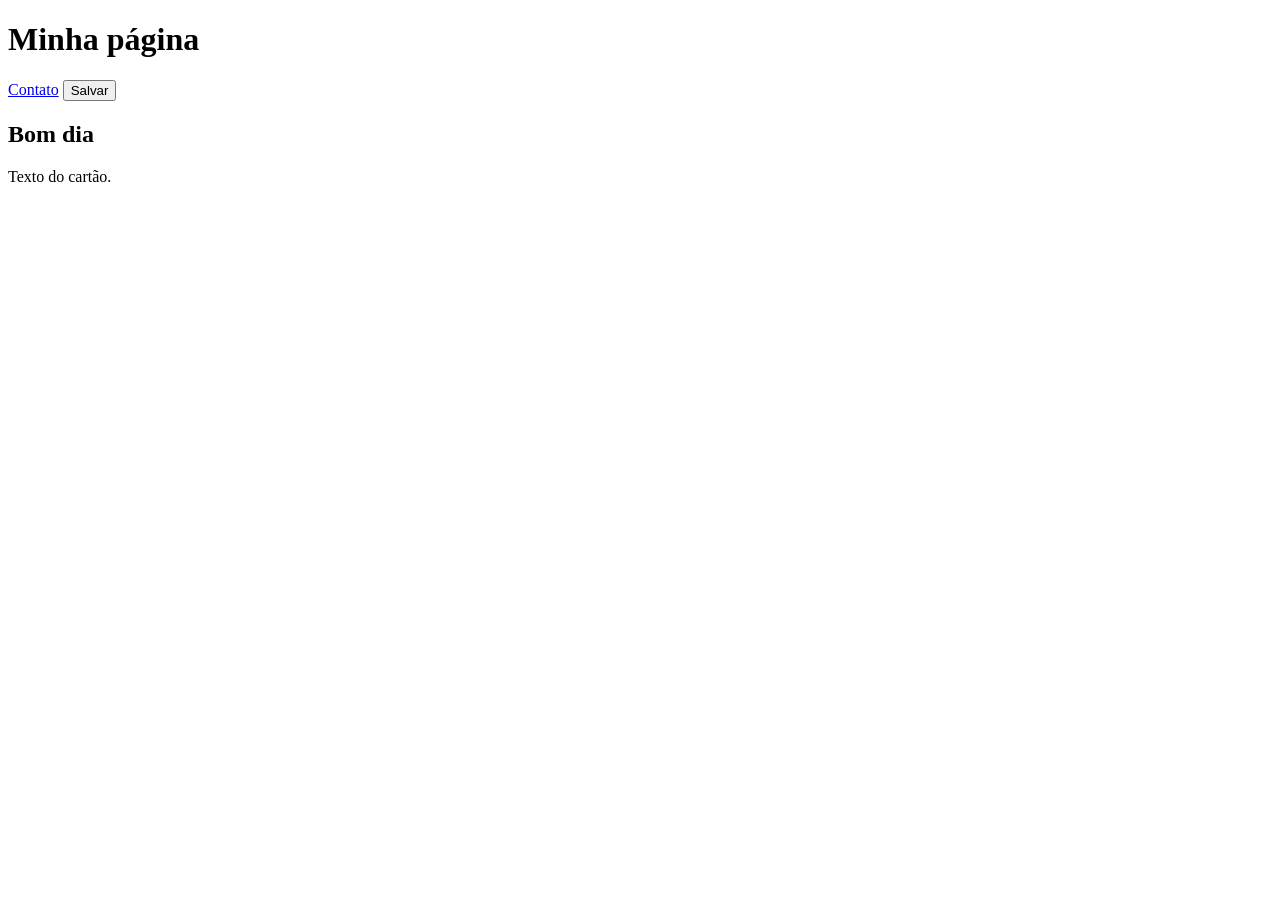
<file: docs/exemplo-vlibras-tab/index.html>
<!DOCTYPE html>
<html lang="pt-br">
<head>
  <meta charset="UTF-8">
  <title>Tab + VLibras</title>
</head>
<body>
  <h1>Minha página</h1>

  <a href="#contato" data-libras="Ir para o contato">Contato</a>
  <button type="button" data-libras="Botão salvar">Salvar</button>

  <article tabindex="0" data-libras="Bom dia a todos">
    <h2>Bom dia</h2>
    <p>Texto do cartão.</p>
  </article>

  <script src="https://vlibras.gov.br/app/vlibras-plugin.js"></script>
  <script src="js/script.js"></script>
</body>
</html>
</file>
<file: css/estilo.css>
/* =====================================================================
   Cores
   ===================================================================== */
:root {
  --azul: #1351b4;
  --azul-escuro: #0c326f;
  --amarelo: #ffcd07;
  --amarelo-claro: #fff3b0;
  --fundo: #eef2f9;
  --texto: #1b1b1b;
  --branco: #ffffff;
  --verde: #168821;
  --vermelho: #c5221f;
  --cinza: #5c6370;
}

* { box-sizing: border-box; }

/* A barra preta do topo é fixa (sticky). O scroll-padding-top faz o navegador
   descontar a altura dela sempre que rola até um item: atalhos, links internos
   e o próprio Tab. Sem isso, o item com foco fica ESCONDIDO atrás da barra.
   A altura (--altura-painel) é medida pelo JavaScript, que também confere
   depois de cada foco se o item ficou visível (função mostrarNaTela). */
html {
  scroll-padding-top: calc(var(--altura-painel, 60px) + 12px);
}

body {
  margin: 0;
  font-family: Arial, Helvetica, sans-serif;
  font-size: 18px;
  line-height: 1.55;
  color: var(--texto);
  background: var(--fundo);
}

/* =====================================================================
   FOCO VISÍVEL – a regra mais importante da navegação por teclado
   ===================================================================== */
:focus-visible {
  outline: 4px solid var(--amarelo);
  outline-offset: 3px;
  box-shadow: 0 0 0 7px var(--texto);
}

/* Regiões que recebem foco só pelo JavaScript (tabindex="-1") não precisam da borda */
main:focus, nav:focus, footer:focus, .slide:focus, #missoes:focus, #tutorial-titulo:focus {
  outline: none;
  box-shadow: none;
}

/* Item que está sendo traduzido (recebeu foco pelo Tab ou o mouse está em cima):
   fundo amarelo-claro e TEXTO PRETO, para ficar fácil de ler */
.traduzindo,
.traduzindo * {
  color: var(--texto) !important;
}
.traduzindo {
  background-color: var(--amarelo-claro) !important;
  transition: background-color .15s;
}
.traduzindo kbd,
.traduzindo code { background: var(--branco) !important; }

/* Demonstração "desligar foco visível" (slide Foco visível) */
.sem-foco :focus-visible { outline: none !important; box-shadow: none !important; }
.sem-foco .traduzindo { background-color: inherit !important; }

kbd {
  display: inline-block;
  padding: 0 7px;
  border: 1px solid #888;
  border-bottom-width: 3px;
  border-radius: 5px;
  background: var(--branco);
  color: var(--texto);
  font-family: monospace;
  font-size: .9em;
  line-height: 1.6;
}

code { background: #e3e8f2; padding: 1px 5px; border-radius: 4px; font-size: .92em; }

a { color: var(--azul); }

/* =====================================================================
   SKIP LINK – fora da tela até receber foco
   ===================================================================== */
.pular-link {
  position: absolute;
  top: -100px;
  left: 16px;
  z-index: 1000;
  padding: 12px 20px;
  background: var(--amarelo);
  color: var(--texto);
  font-weight: bold;
  border-radius: 0 0 8px 8px;
  text-decoration: none;
  transition: top .2s;
}
.pular-link:focus { top: 0; }

/* =====================================================================
   Barra de acessibilidade (topo)
   ===================================================================== */
.barra-acessibilidade {
  display: flex;
  flex-wrap: wrap;
  justify-content: space-between;
  align-items: center;
  gap: 8px;
  padding: 6px 16px;
  background: var(--azul-escuro);
  color: var(--branco);
  font-size: 15px;
}
.barra-acessibilidade ul { display: flex; flex-wrap: wrap; gap: 4px 16px; margin: 0; padding: 0; list-style: none; }
.barra-acessibilidade a { color: var(--branco); }
.barra-acessibilidade a span {
  background: var(--branco);
  color: var(--azul-escuro);
  border-radius: 4px;
  padding: 0 5px;
  font-size: 12px;
  font-weight: bold;
}
.opcoes { display: flex; flex-wrap: wrap; gap: 12px; align-items: center; }
.opcoes label { cursor: pointer; }
.botao-pequeno {
  padding: 4px 10px;
  background: var(--branco);
  color: var(--azul-escuro);
  border: none;
  border-radius: 4px;
  font-weight: bold;
  cursor: pointer;
}

/* =====================================================================
   Painel fixo (tecla, texto traduzido, progresso, missões)
   ===================================================================== */
.painel {
  position: sticky;
  top: 0;
  z-index: 50;
  background: var(--texto);
  color: var(--branco);
  font-size: 15px;
}
.painel-info {
  display: flex;
  flex-wrap: wrap;
  gap: 4px 24px;
  padding: 8px 16px;
}
/* Texto traduzido sempre em UMA linha (com "…"), para a barra não mudar de altura */
.painel-texto {
  flex: 1 1 0;
  min-width: 0;
  white-space: nowrap;
  overflow: hidden;
  text-overflow: ellipsis;
}
.painel .rotulo { opacity: .7; }
#painel-tecla { color: var(--amarelo); }
.link-missoes { color: var(--branco); text-decoration: none; }
.progresso { height: 5px; background: #3a3a3a; }
#progresso-barra { height: 100%; width: 0; background: var(--amarelo); transition: width .3s; }

/* =====================================================================
   Topo e sumário
   ===================================================================== */
.topo { background: var(--azul); color: var(--branco); padding: 12px 16px 0; text-align: center; }
.topo-titulo { margin: 0 0 4px; font-weight: bold; }
.topo nav ol {
  display: flex;
  flex-wrap: wrap;
  justify-content: center;
  margin: 0;
  padding: 0;
  list-style: none;
  counter-reset: item;
}
.topo nav li { counter-increment: item; }
.topo nav a {
  display: block;
  padding: 8px 10px;
  color: var(--branco);
  text-decoration: none;
  font-size: 15px;
}
.topo nav a::before { content: counter(item) ". "; opacity: .7; }
.topo nav li:first-child a::before { content: ""; }
.topo nav a:hover { background: var(--azul-escuro); }
.topo nav a[aria-current="true"] { background: var(--branco); color: var(--azul-escuro); font-weight: bold; }

/* =====================================================================
   Slides
   ===================================================================== */
main { max-width: 1100px; margin: 0 auto; padding: 8px 16px 32px; }

.slide {
  background: var(--branco);
  border-radius: 14px;
  padding: 16px 32px 28px;
  margin: 28px 0;
  min-height: calc(100vh - 120px);
  box-shadow: 0 3px 12px rgba(0, 0, 0, .08);
  display: flex;
  flex-direction: column;
  gap: 16px;
}
.etapa {
  margin: 0;
  color: var(--cinza);
  font-size: 14px;
  font-weight: bold;
  text-transform: uppercase;
  letter-spacing: .05em;
}
.titulo-slide, .capa h1 {
  margin: 0;
  color: var(--azul-escuro);
  font-size: 2.1rem;
  line-height: 1.2;
  align-self: flex-start;
  padding: 2px 6px;
  border-radius: 6px;
}
.capa h1 { font-size: 2.8rem; }
.subtitulo { font-size: 1.25rem; margin: 0; padding: 4px 6px; border-radius: 6px; }

.grade { display: grid; grid-template-columns: 1fr 1fr; gap: 20px; }

.bloco, .experimente, .como-fizemos { border-radius: 10px; padding: 14px 20px; }
.bloco { background: #f6f8fc; border: 2px solid #dbe3f1; }
.bloco h2, .bloco h3, .experimente h2, .experimente h3 { margin-top: 4px; color: var(--azul-escuro); }
.destaque { font-size: 1.1rem; border-left: 6px solid var(--azul); }
.experimente { background: #eef8ef; border: 2px dashed var(--verde); }
.como-fizemos { background: #f4f1fb; border: 2px solid #d9d0f0; }
.como-fizemos p { margin: 8px 0; }

.tag {
  display: inline-block;
  padding: 2px 10px;
  border-radius: 999px;
  font-size: 14px;
  font-weight: bold;
  margin-bottom: 4px;
}
.tag-explica { background: #dbe7fb; color: var(--azul-escuro); }
.tag-experimente { background: #d3f0d6; color: #0f5b17; }
.tag-codigo { background: #e6defa; color: #47318a; }

.regra {
  font-size: 14px;
  color: var(--cinza);
  border-top: 1px solid #dbe3f1;
  padding-top: 8px;
}
.aviso { background: #fff4d6; border-left: 4px solid #e0a800; padding: 8px 12px; border-radius: 6px; font-size: 16px; }
.dica-pequena { font-size: 15px; color: var(--cinza); }
.mensagem { font-weight: bold; min-height: 1.5em; }

.proximo {
  align-self: flex-end;
  margin-top: auto;
  padding: 12px 22px;
  background: var(--azul);
  color: var(--branco);
  font-weight: bold;
  text-decoration: none;
  border-radius: 8px;
}
.proximo:hover { background: var(--azul-escuro); }

.cards { display: grid; grid-template-columns: repeat(auto-fit, minmax(210px, 1fr)); gap: 16px; }
.card {
  border: 2px solid #dbe3f1;
  border-left: 6px solid var(--azul);
  border-radius: 8px;
  padding: 4px 16px;
  background: var(--branco);
}
.card h3 { margin: 10px 0 4px; color: var(--azul); }
.cards-pequenos .card { padding: 16px; text-align: center; font-weight: bold; font-size: 1.1rem; }

pre {
  background: #1e1e2e;
  color: #e3e3f0;
  padding: 16px;
  border-radius: 8px;
  overflow-x: auto;
  font-size: 15px;
  line-height: 1.5;
  margin: 8px 0;
}
pre code { background: none; padding: 0; font-size: inherit; }

table { width: 100%; border-collapse: collapse; margin: 8px 0; }
caption { text-align: left; font-weight: bold; padding-bottom: 6px; }
th, td { border: 1px solid #ccd3e0; padding: 8px 10px; text-align: left; vertical-align: top; }
th { background: #e6e9f2; }
.tabela-teclas td:first-child { white-space: nowrap; width: 1%; }

.linha-botoes { display: flex; flex-wrap: wrap; gap: 12px; margin: 12px 0; align-items: center; }
.contadores { font-size: 16px; }

/* Capa */
.lista-grande li { margin-bottom: 6px; }
.legenda-partes { list-style: none; padding: 0; }
.legenda-partes li { margin-bottom: 6px; }
.lista-missoes { list-style: none; padding: 0; margin: 0; }
.lista-missoes li { padding: 6px 4px; border-bottom: 1px solid #c9e6cc; }
.lista-missoes li::before { content: "⬜ "; }
.lista-missoes li.feita { color: #0f5b17; font-weight: bold; }
.lista-missoes li.feita::before { content: "✅ "; }
.missoes-final { font-size: 1.3rem; font-weight: bold; }

/* tabindex: caixas */
.caixas { display: flex; gap: 12px; margin: 12px 0; flex-wrap: wrap; }
.caixa {
  flex: 1;
  min-width: 90px;
  padding: 14px 8px;
  text-align: center;
  font-size: 1.6rem;
  font-weight: bold;
  border: 3px solid var(--azul);
  border-radius: 8px;
  background: var(--branco);
}
.caixa code, .caixa small { font-size: 13px; font-weight: normal; }
.caixa-cinza { border-color: #aab; color: var(--cinza); }

/* Certo x errado */
.comparacao { display: grid; grid-template-columns: 1fr 1fr; gap: 16px; }
.lado { border-radius: 8px; padding: 4px 16px 8px; background: var(--branco); }
.errado { border: 3px dashed var(--vermelho); }
.certo { border: 3px solid var(--verde); }
.falso-botao {
  display: inline-block;
  padding: 12px 24px;
  background: var(--vermelho);
  color: var(--branco);
  font-weight: bold;
  border-radius: 6px;
  cursor: pointer;
}

/* Fluxo Tab → VLibras */
.fluxo {
  list-style: none;
  padding: 0;
  margin: 0;
  display: grid;
  grid-template-columns: repeat(5, 1fr);
  gap: 10px;
}
.fluxo li {
  position: relative;
  display: flex;
  flex-direction: column;
  gap: 6px;
  padding: 12px;
  border: 3px solid #ccd3e0;
  border-radius: 10px;
  background: #f6f8fc;
  font-size: 15px;
  transition: background .2s, border-color .2s, transform .2s;
}
.fluxo li strong { font-size: 16px; color: var(--azul-escuro); }
.fluxo li em {
  font-style: normal;
  font-family: monospace;
  font-size: 13px;
  background: var(--branco);
  border-radius: 4px;
  padding: 4px 6px;
  word-break: break-word;
  margin-top: auto;
}
.fluxo li.ativo { background: var(--amarelo-claro); border-color: var(--amarelo); transform: translateY(-3px); }

/* Botões */
.botao {
  padding: 12px 22px;
  background: var(--azul);
  color: var(--branco);
  border: none;
  border-radius: 6px;
  font-size: 1rem;
  font-weight: bold;
  cursor: pointer;
}
.botao:hover { background: var(--azul-escuro); }
.botao[aria-pressed="true"] { background: var(--vermelho); }

/* Formulário */
.campo { margin-bottom: 14px; }
.campo > label:first-child { display: block; font-weight: bold; margin-bottom: 4px; }
input[type="text"], input[type="email"], select, textarea {
  width: 100%;
  padding: 10px;
  font-size: 1rem;
  font-family: inherit;
  border: 2px solid #8a94a6;
  border-radius: 6px;
  background: var(--branco);
}
textarea { margin: 8px 0; resize: vertical; }
fieldset { border: 2px solid #c9e6cc; border-radius: 8px; margin-bottom: 14px; }
fieldset label { margin-right: 16px; }
input[type="checkbox"], input[type="radio"] { width: 20px; height: 20px; vertical-align: middle; }

/* Resumo */
.checklist li { margin-bottom: 6px; }
.referencias li { margin-bottom: 4px; }
.obrigado {
  text-align: center;
  font-size: 2rem;
  font-weight: bold;
  color: var(--azul-escuro);
  margin: auto 0 0;
  padding: 8px;
  border-radius: 8px;
}

/* Rodapé */
.rodape { background: var(--azul-escuro); color: var(--branco); text-align: center; padding: 24px 16px; }
.rodape a { color: var(--amarelo); }

/* =====================================================================
   Janela de ajuda
   ===================================================================== */
.tutorial {
  position: fixed;
  inset: 0;
  z-index: 900;
  display: flex;
  align-items: center;
  justify-content: center;
  padding: 16px;
  background: rgba(0, 0, 0, .75);
}
.tutorial.escondido { display: none; }
.tutorial-caixa {
  background: var(--branco);
  max-width: 640px;
  width: 100%;
  max-height: 100%;
  overflow-y: auto;
  border-radius: 12px;
  padding: 8px 28px 24px;
  border-top: 8px solid var(--amarelo);
}
.tutorial-caixa h2 { color: var(--azul-escuro); }
.teclas { list-style: none; padding: 0; }
.teclas li { padding: 7px; border-bottom: 1px solid #e6e9f2; }
.dica { background: #e8f0fd; padding: 10px 14px; border-radius: 8px; margin: 8px 0; }

/* =====================================================================
   Raio-X e aviso de missão
   ===================================================================== */
.raiox {
  position: fixed;
  right: 12px;
  bottom: 12px;
  z-index: 800;
  width: min(300px, calc(100vw - 24px));
  max-height: 28vh;
  overflow-y: auto;
  background: rgba(20, 20, 32, .95);
  color: #d7f7d7;
  font-family: monospace;
  font-size: 12px;
  border-radius: 10px;
  border: 2px solid #3ddc84;
  padding: 8px 12px;
}
.raiox-titulo { margin: 0 0 6px; color: #3ddc84; font-weight: bold; }
.raiox ol { margin: 0; padding-left: 20px; }
.raiox li { margin-bottom: 4px; }
.raiox li:first-child { color: var(--amarelo); }

.toast {
  position: fixed;
  left: 50%;
  bottom: 20px;
  z-index: 950;
  transform: translate(-50%, 150%);
  background: var(--verde);
  color: var(--branco);
  font-weight: bold;
  padding: 12px 20px;
  border-radius: 10px;
  box-shadow: 0 4px 16px rgba(0, 0, 0, .3);
  transition: transform .3s;
  max-width: calc(100vw - 32px);
}
.toast.visivel { transform: translate(-50%, 0); }

/* =====================================================================
   Tamanhos de tela
   ===================================================================== */
/* Telas largas: deixa espaço à direita para o avatar do VLibras */
@media (min-width: 1150px) {
  main { margin: 0 320px 0 auto; }
}
@media (min-width: 1800px) {
  main { margin: 0 auto; }
}

@media (max-width: 900px) {
  .grade, .comparacao { grid-template-columns: 1fr; }
  .fluxo { grid-template-columns: 1fr; }
}

/* Celular: barra com 2 linhas fixas (slide + missões / traduzindo).
   "Tecla" some porque no celular não se usa teclado físico. */
@media (max-width: 700px) {
  .painel-info { gap: 2px 16px; font-size: 14px; }
  .painel-tecla { display: none; }
  .painel-texto { order: 5; flex-basis: 100%; }
}

@media (max-width: 600px) {
  body { font-size: 16px; }
  .slide { padding: 12px 16px 20px; min-height: 0; }
  .titulo-slide { font-size: 1.6rem; }
  .capa h1 { font-size: 2rem; }
}

/* =====================================================================
   "Como fizemos": código separado por arquivo (HTML, CSS, JavaScript)
   ===================================================================== */
.arquivos { display: flex; flex-direction: column; gap: 12px; margin-top: 8px; }
.arquivo {
  background: var(--branco);
  border: 1px solid #d9d0f0;
  border-left: 8px solid;
  border-radius: 8px;
  padding: 10px 14px;
}
.arquivo pre { margin: 6px 0 0; }
.arq-html { border-left-color: #E44D26; }
.arq-css  { border-left-color: #264DE4; }
.arq-js   { border-left-color: #D9B800; }
.arquivo-titulo {
  display: flex;
  flex-wrap: wrap;
  align-items: center;
  gap: 4px 10px;
  margin: 0;
  font-weight: bold;
}
.arquivo-titulo span { font-family: monospace; font-weight: normal; color: var(--cinza); font-size: 15px; }
.arquivo-nada { margin: 6px 0 2px; color: var(--cinza); font-style: italic; }
.copiar {
  margin-left: auto;
  padding: 4px 12px;
  font-size: 14px;
  font-weight: bold;
  color: var(--azul-escuro);
  background: var(--branco);
  border: 2px solid var(--azul-escuro);
  border-radius: 6px;
  cursor: pointer;
}
.copiar:hover { background: #e8f0fd; }
</file>
